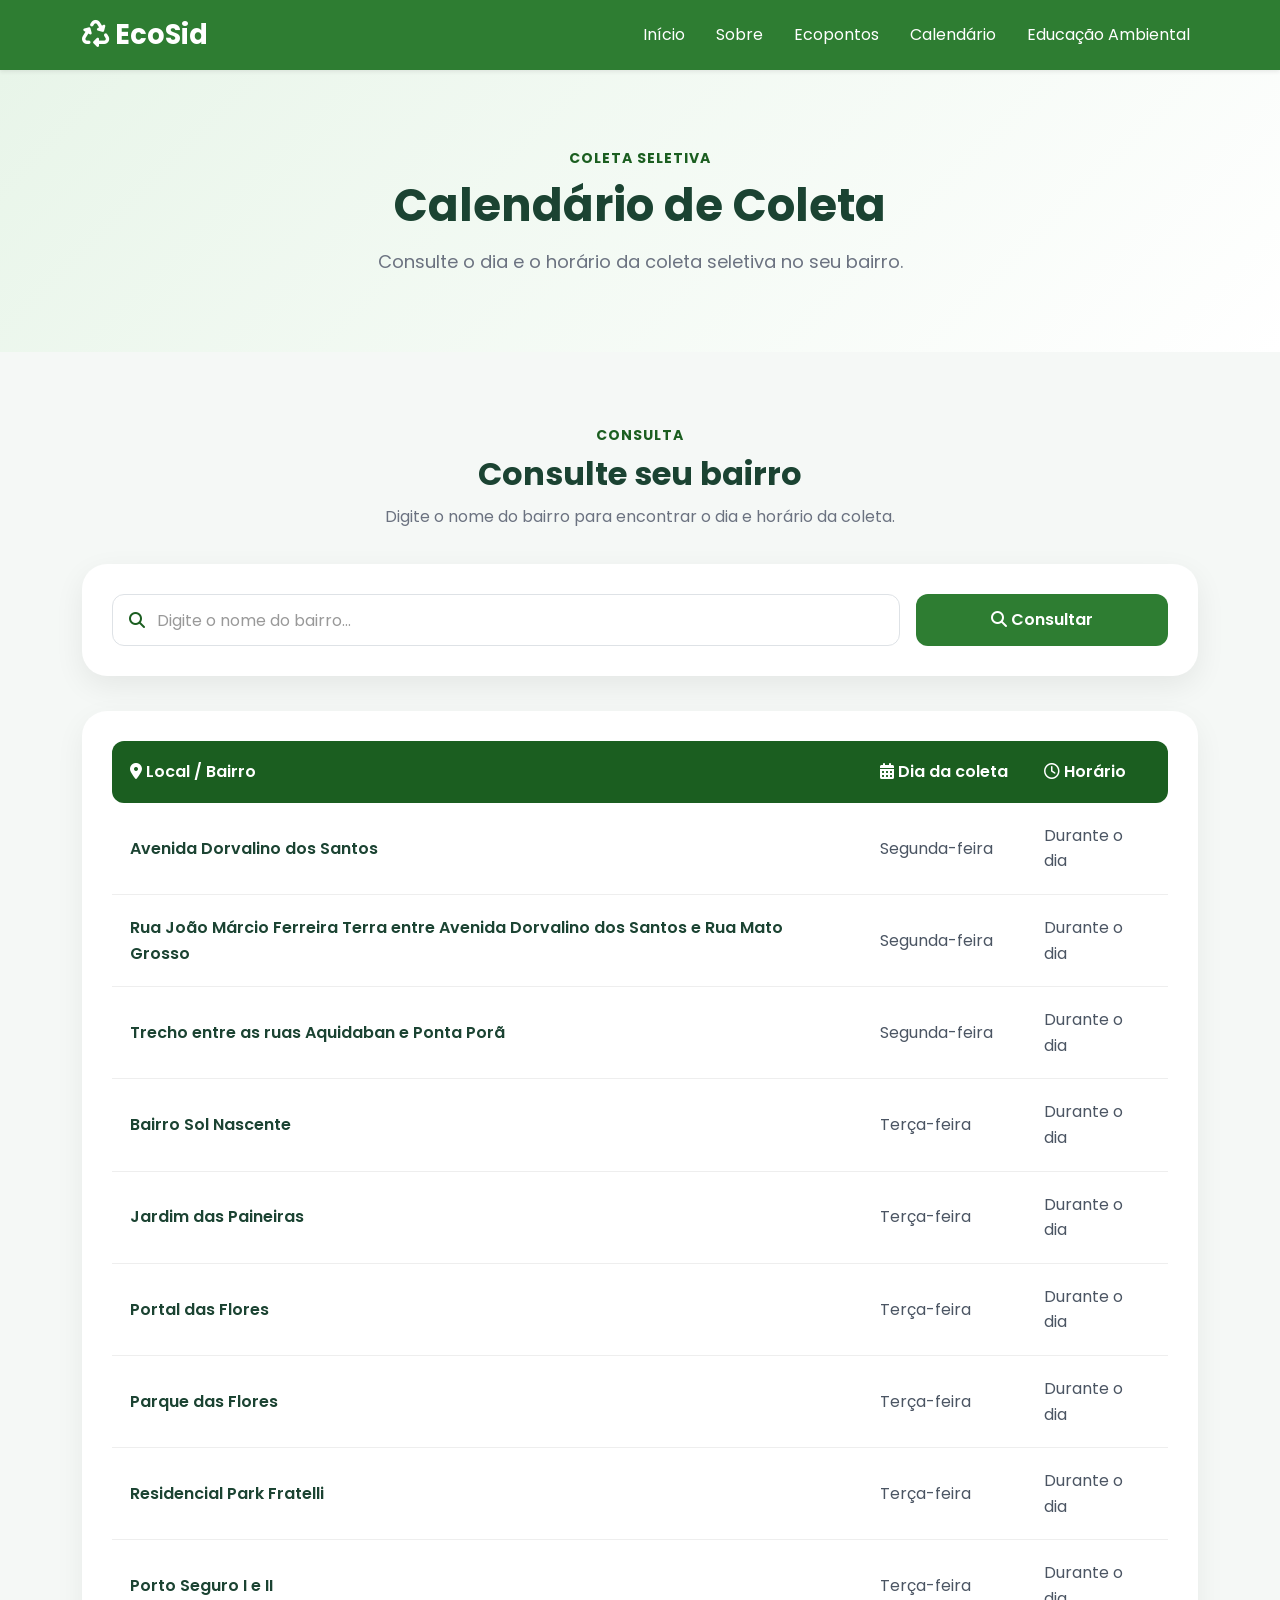
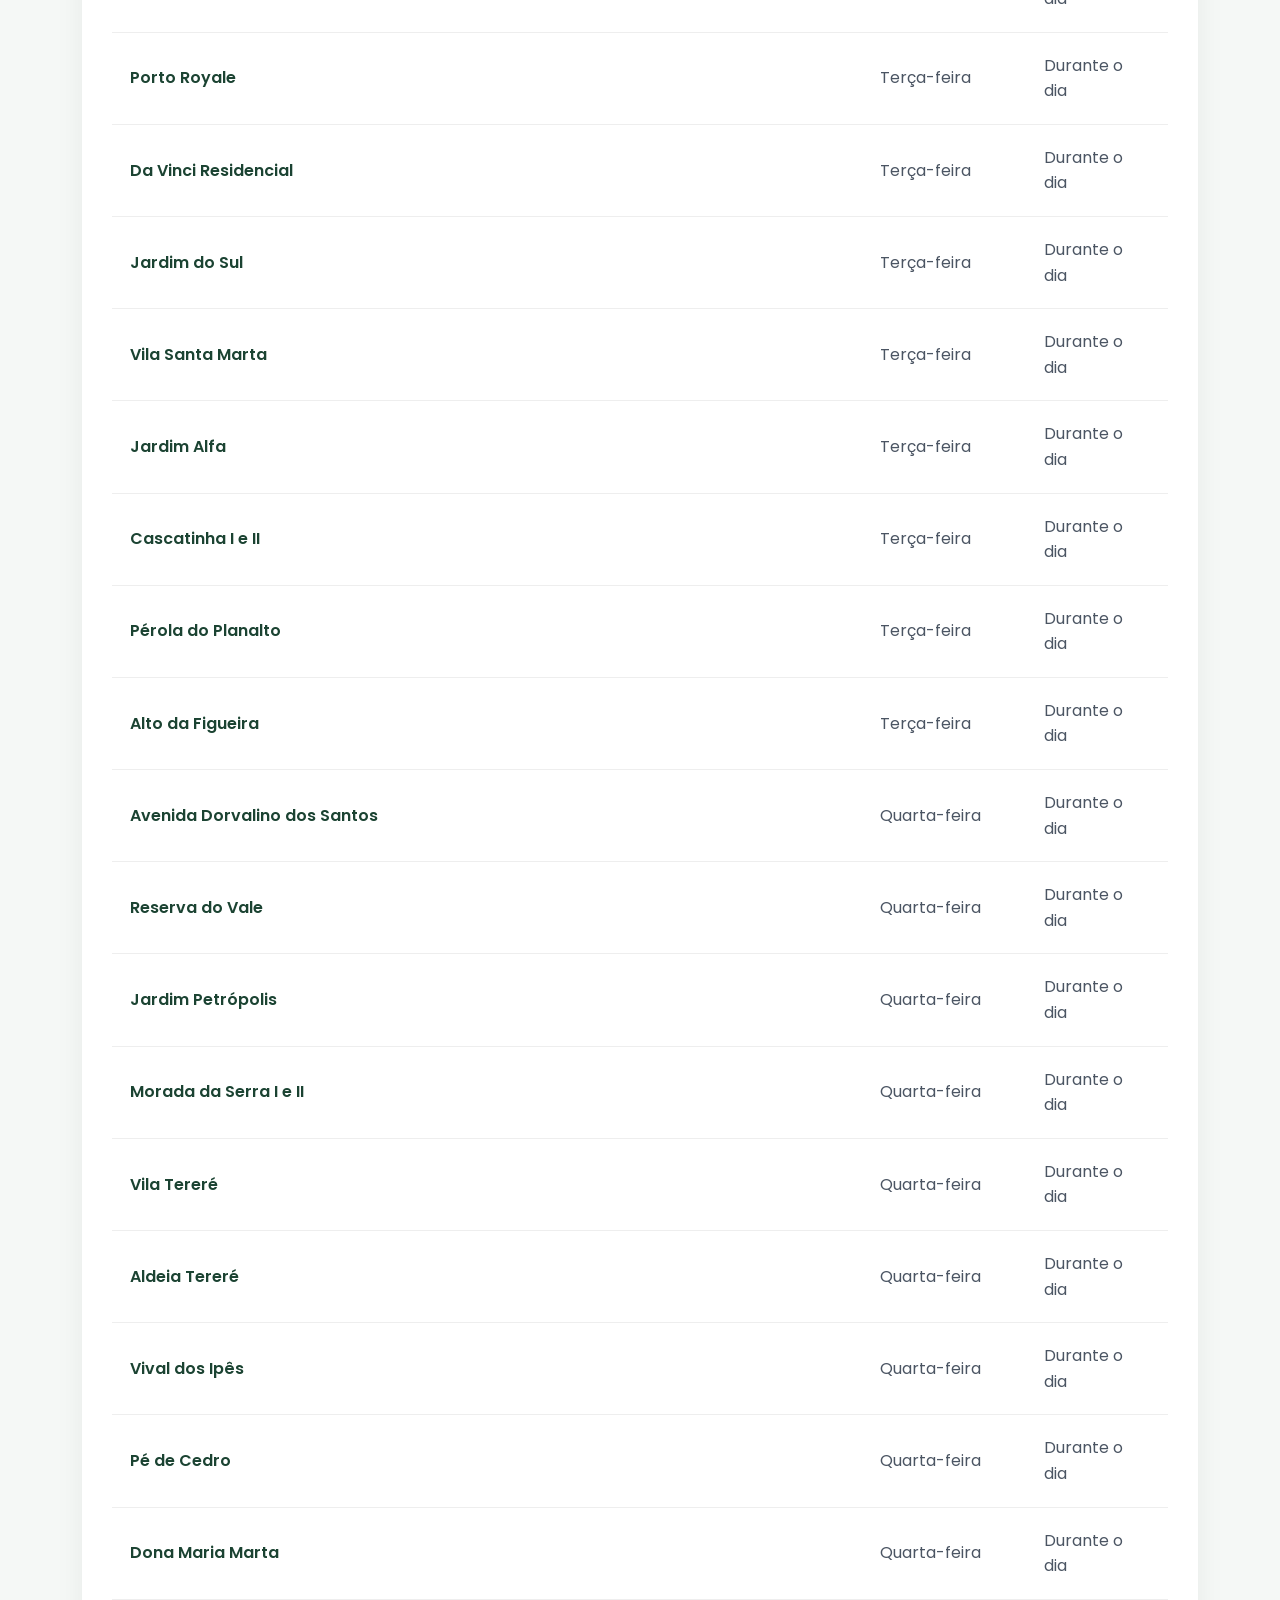
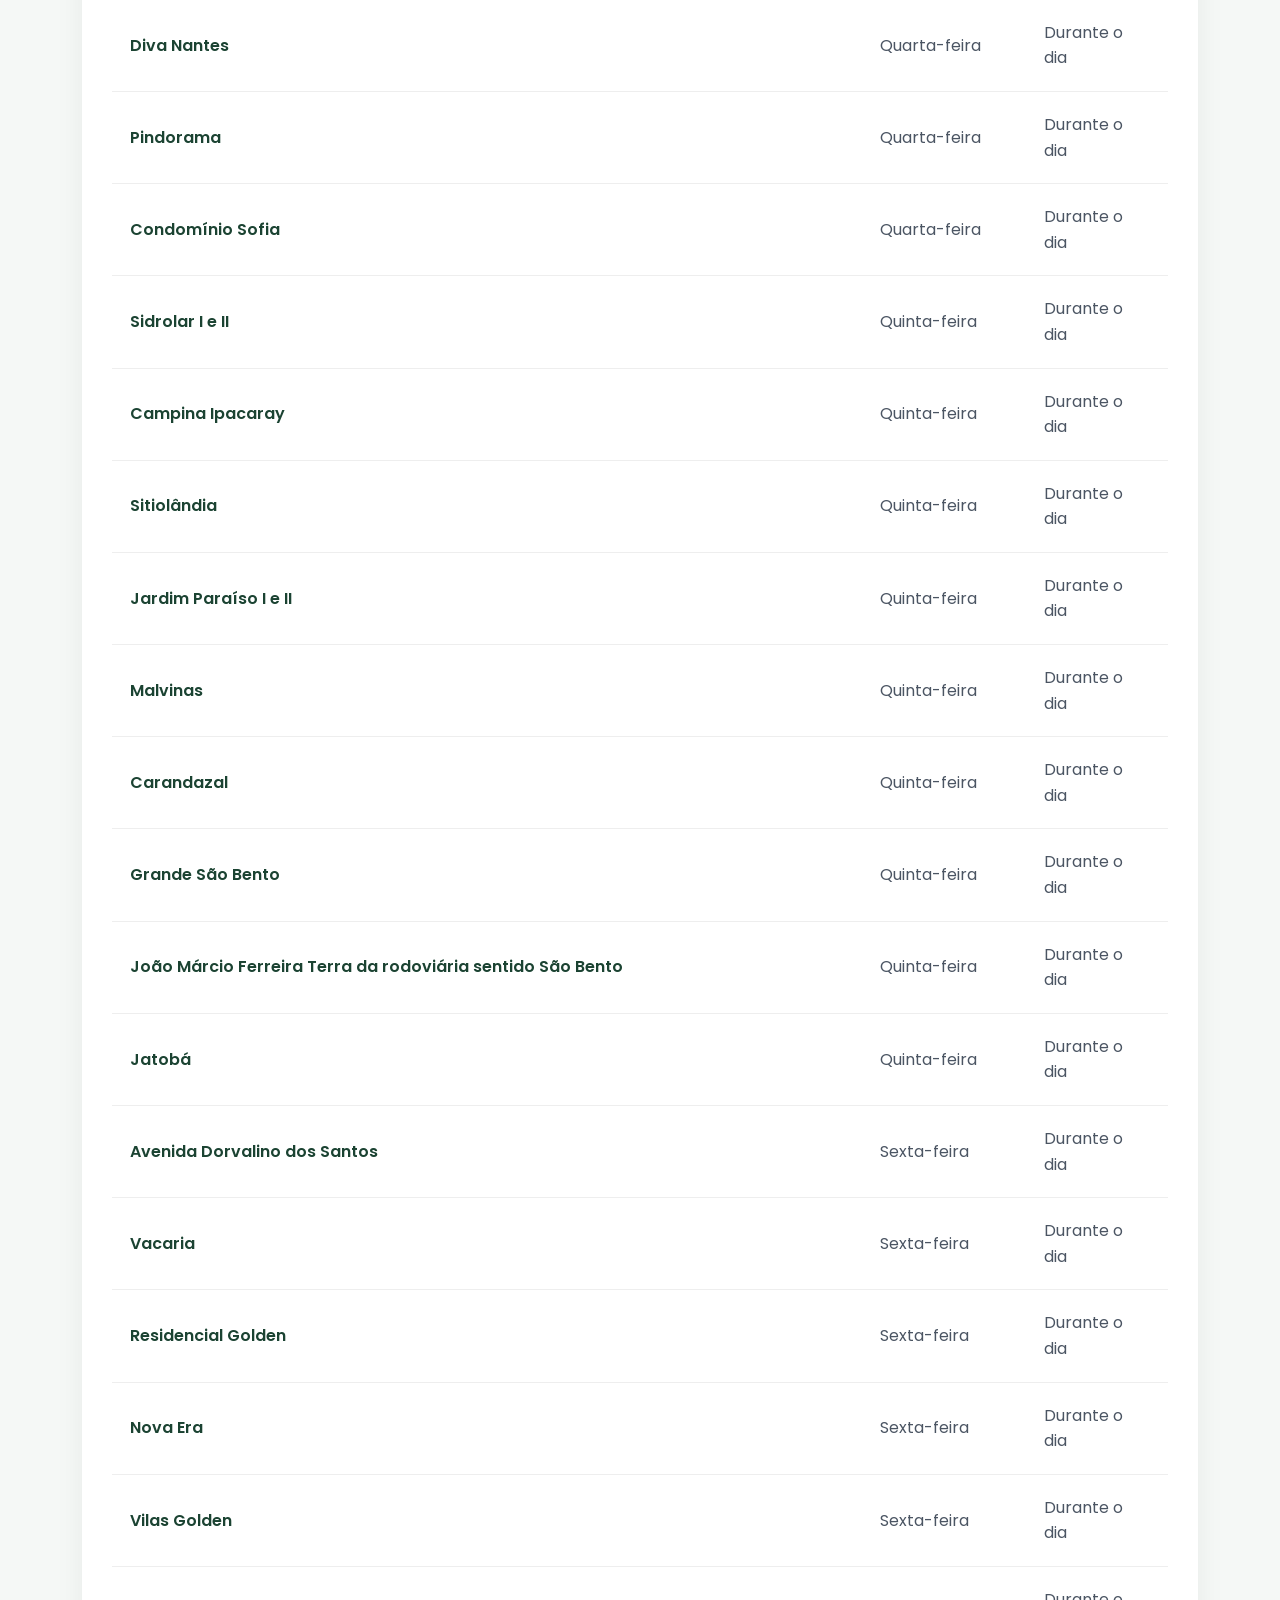
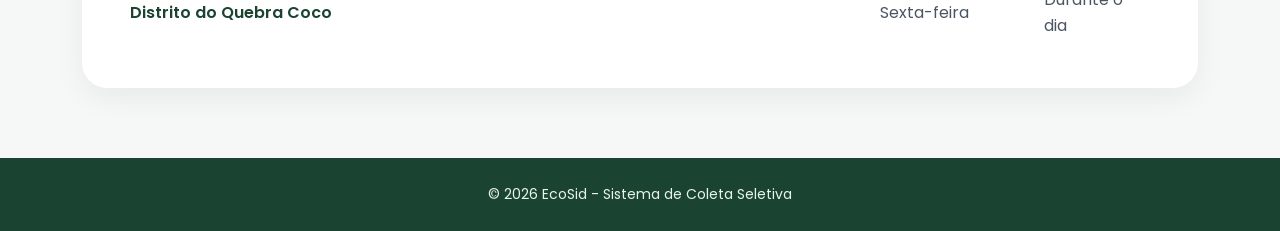
<file: pages/calendario.html>
<!DOCTYPE html>
<html lang="pt-BR">

<head>

    <meta charset="UTF-8">

    <meta name="viewport" content="width=device-width, initial-scale=1.0">

    <meta name="description"
          content="Calendário da coleta seletiva de Sidrolândia.">

    <title>EcoSid | Calendário de Coleta</title>


    <!-- ==========================================
         BOOTSTRAP
    =========================================== -->

    <link
        href="https://cdn.jsdelivr.net/npm/bootstrap@5.3.7/dist/css/bootstrap.min.css"
        rel="stylesheet">


    <!-- ==========================================
         CSS PRINCIPAL
    =========================================== -->

    <link
        rel="stylesheet"
        href="../css/style.css">


    <!-- ==========================================
         CSS DA PÁGINA
    =========================================== -->

    <link
        rel="stylesheet"
        href="../css/calendario.css">


    <!-- ==========================================
         FONT AWESOME
    =========================================== -->

    <link
        rel="stylesheet"
        href="https://cdnjs.cloudflare.com/ajax/libs/font-awesome/6.7.2/css/all.min.css">


    <!-- ==========================================
         GOOGLE FONTS
    =========================================== -->

    <link
        href="https://fonts.googleapis.com/css2?family=Poppins:wght@300;400;500;600;700&display=swap"
        rel="stylesheet">

</head>


<body>


<!-- =====================================================
     NAVBAR
===================================================== -->

<header>

    <nav
        class="navbar navbar-expand-lg navbar-dark bg-success shadow-sm"
        aria-label="Navegação principal">

        <div class="container">


            <!-- LOGO -->

            <a
                class="navbar-brand fw-bold"
                href="../index.html"
                aria-label="EcoSid - Página inicial">

                <i
                    class="fa-solid fa-recycle"
                    aria-hidden="true">
                </i>

                EcoSid

            </a>


            <!-- MENU MOBILE -->

            <button
                class="navbar-toggler"
                type="button"
                data-bs-toggle="collapse"
                data-bs-target="#menuPrincipal"
                aria-controls="menuPrincipal"
                aria-expanded="false"
                aria-label="Abrir menu">

                <span class="navbar-toggler-icon"></span>

            </button>


            <!-- MENU -->

            <div
                class="collapse navbar-collapse"
                id="menuPrincipal">

                <ul class="navbar-nav ms-auto">


                    <li class="nav-item">

                        <a
                            class="nav-link"
                            href="../index.html">

                            Início

                        </a>

                    </li>


                    <li class="nav-item">

                        <a
                            class="nav-link"
                            href="sobre.html">

                            Sobre

                        </a>

                    </li>


                    <li class="nav-item">

                        <a
                            class="nav-link"
                            href="ecopontos.html">

                            Ecopontos

                        </a>

                    </li>


                    <li class="nav-item">

                        <a
                            class="nav-link active"
                            aria-current="page"
                            href="calendario.html">

                            Calendário

                        </a>

                    </li>


                    <li class="nav-item">

                        <a
                            class="nav-link"
                            href="educacao.html">

                            Educação Ambiental

                        </a>

                    </li>

                </ul>

            </div>

        </div>

    </nav>

</header>



<!-- =====================================================
     CONTEÚDO PRINCIPAL
===================================================== -->

<main>


    <!-- =================================================
         HERO
    ================================================== -->

    <section
        class="calendar-hero"
        aria-labelledby="titulo-calendario">

        <div class="container">

            <div class="text-center">

                <span class="calendar-label">

                    COLETA SELETIVA

                </span>


                <h1 id="titulo-calendario">

                    Calendário de Coleta

                </h1>


                <p>

                    Consulte o dia e o horário da coleta
                    seletiva no seu bairro.

                </p>

            </div>

        </div>

    </section>



    <!-- =================================================
         ÁREA DE CONSULTA
    ================================================== -->

    <section
        class="calendar-container"
        aria-labelledby="titulo-consulta">

        <div class="container">


            <!-- TÍTULO -->

            <div class="calendar-heading text-center">

                <span>

                    CONSULTA

                </span>


                <h2 id="titulo-consulta">

                    Consulte seu bairro

                </h2>


                <p>

                    Digite o nome do bairro para encontrar
                    o dia e horário da coleta.

                </p>

            </div>



            <!-- =================================================
                 PESQUISA
            ================================================== -->

            <div class="calendar-search">

                <div class="row g-3 align-items-center">


                    <div class="col-12 col-md-9">

                        <label
                            for="buscar-bairro"
                            class="visually-hidden">

                            Digite o nome do bairro

                        </label>


                        <div class="search-input">

                            <i
                                class="fa-solid fa-magnifying-glass"
                                aria-hidden="true">
                            </i>


                            <input
                                id="buscar-bairro"
                                type="search"
                                placeholder="Digite o nome do bairro..."
                                autocomplete="off">

                        </div>

                    </div>


                    <div class="col-12 col-md-3">

                        <button
                            id="btn-consultar"
                            type="button"
                            class="btn btn-success search-button">

                            <i
                                class="fa-solid fa-magnifying-glass"
                                aria-hidden="true">
                            </i>

                            Consultar

                        </button>

                    </div>

                </div>

            </div>



            <!-- =================================================
                 TABELA
            ================================================== -->

            <div class="calendar-table">

                <div class="table-responsive">

                    <table
                        class="table align-middle"
                        aria-label="Calendário da coleta seletiva">

                        <thead>

                            <tr>

                                <th scope="col">

                                    <i
                                        class="fa-solid fa-location-dot"
                                        aria-hidden="true">
                                    </i>

                                    Local / Bairro

                                </th>


                                <th scope="col">

                                    <i
                                        class="fa-solid fa-calendar-days"
                                        aria-hidden="true">
                                    </i>

                                    Dia da coleta

                                </th>


                                <th scope="col">

                                    <i
                                        class="fa-regular fa-clock"
                                        aria-hidden="true">
                                    </i>

                                    Horário

                                </th>

                            </tr>

                        </thead>


                        <!--
                            Os dados serão inseridos
                            automaticamente pelo coleta.js
                        -->

                        <tbody id="tabela-coleta">

                        </tbody>

                    </table>

                </div>

            </div>



            <!-- =================================================
                 MENSAGEM SEM RESULTADO
            ================================================== -->

            <div
                id="sem-resultado"
                class="no-result d-none">

                <i
                    class="fa-solid fa-calendar-xmark"
                    aria-hidden="true">
                </i>


                <h3>

                    Local não encontrado

                </h3>


                <p>

                    Verifique o nome digitado e tente novamente.

                </p>

            </div>


        </div>

    </section>

</main>



<!-- =====================================================
     FOOTER
===================================================== -->

<footer>

    <div class="container text-center">

        <p>

            © 2026 EcoSid - Sistema de Coleta Seletiva

        </p>

    </div>

</footer>



<!-- =====================================================
     JAVASCRIPT
===================================================== -->

<script src="../js/coleta.js"></script>


<script
    src="https://cdn.jsdelivr.net/npm/bootstrap@5.3.7/dist/js/bootstrap.bundle.min.js">
</script>


</body>

</html>
</file>
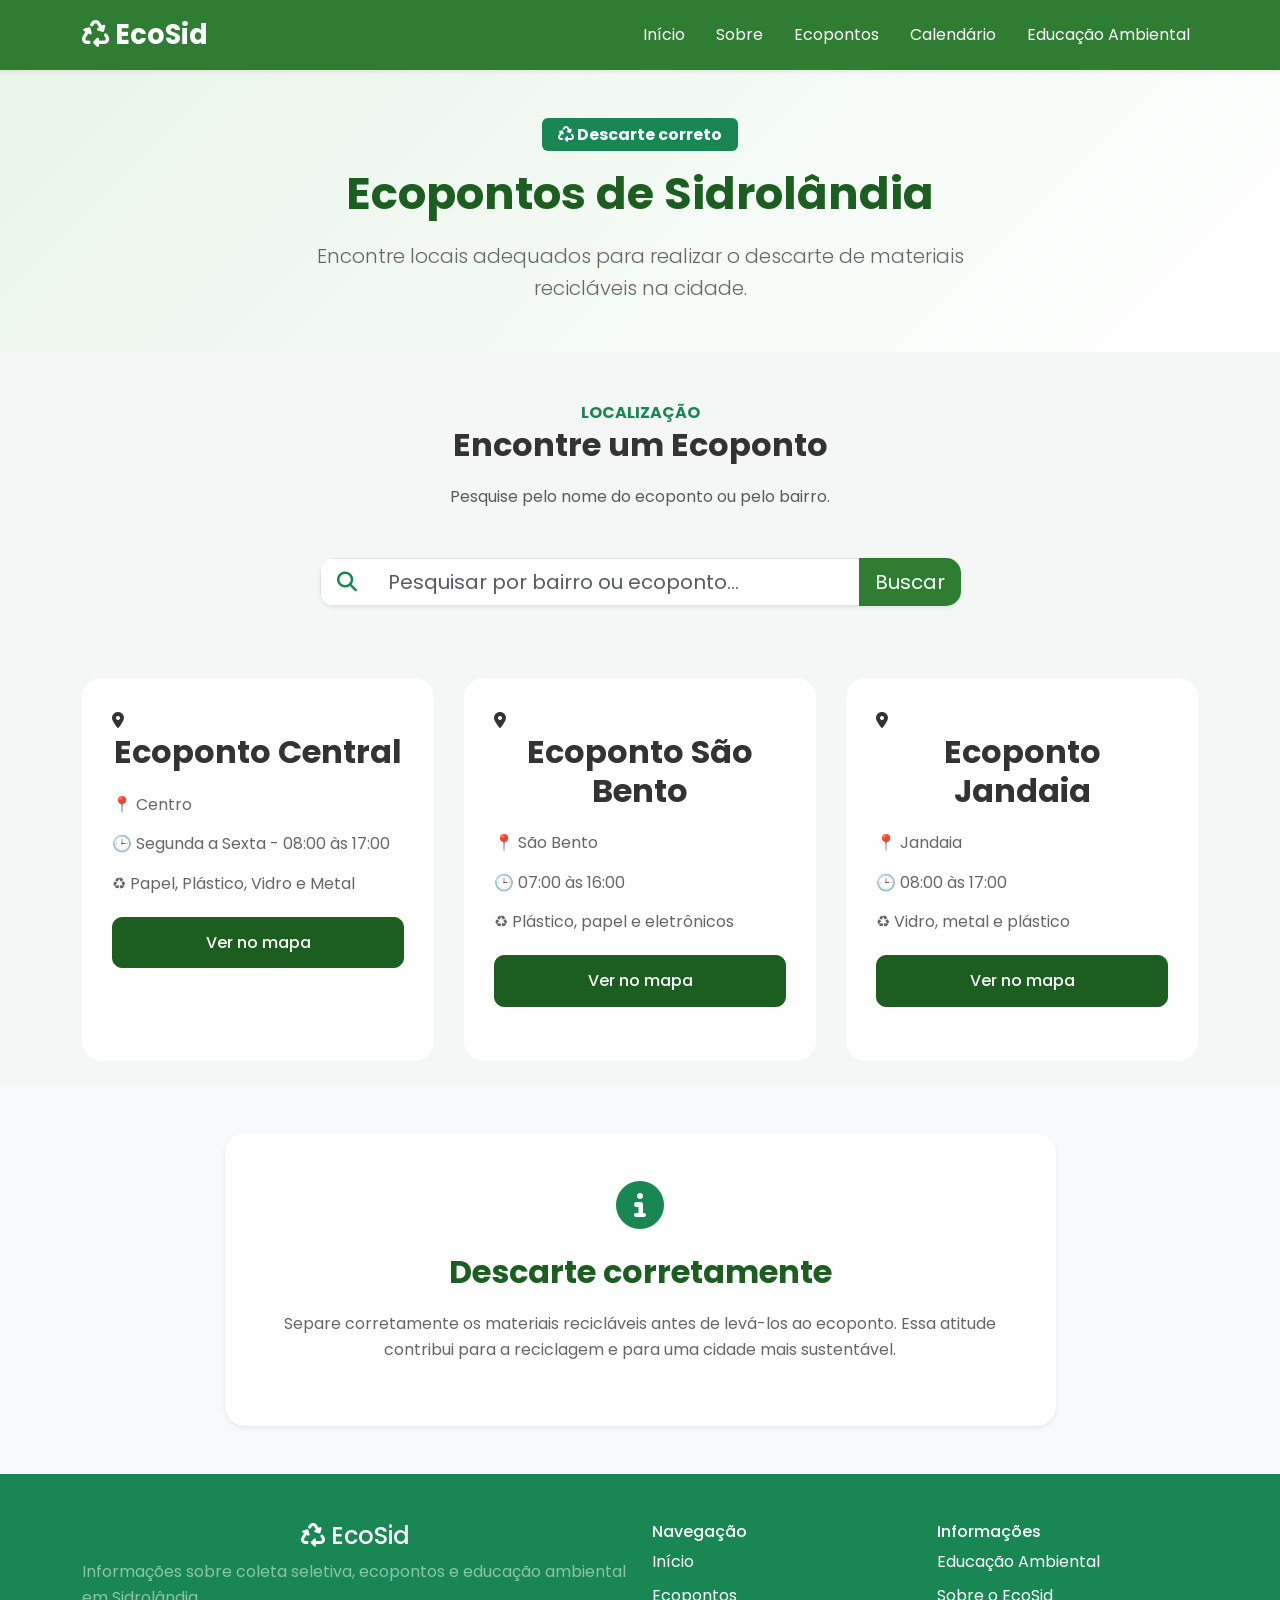
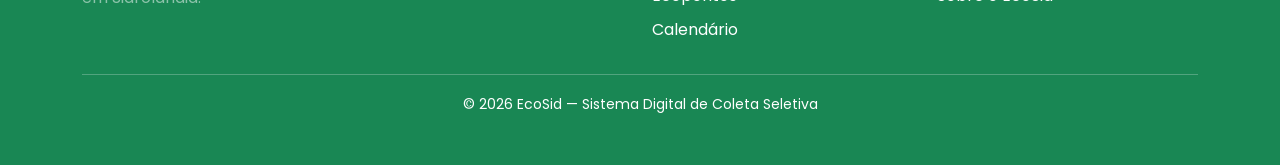
<file: pages/ecopontos.html>
<!DOCTYPE html>
<html lang="pt-BR">

<head>

    <meta charset="UTF-8">

    <meta name="viewport"
          content="width=device-width, initial-scale=1.0">

    <meta name="description"
          content="Consulte os ecopontos disponíveis para descarte de materiais recicláveis em Sidrolândia.">

    <title>EcoSid | Ecopontos</title>


    <!-- ==========================================
         BOOTSTRAP
    =========================================== -->

    <link
        href="https://cdn.jsdelivr.net/npm/bootstrap@5.3.7/dist/css/bootstrap.min.css"
        rel="stylesheet">


    <!-- ==========================================
         CSS DO PROJETO
    =========================================== -->

    <link
        rel="stylesheet"
        href="../css/style.css">

    <link
        rel="stylesheet"
        href="../css/ecopontos.css">


    <!-- ==========================================
         FONT AWESOME
    =========================================== -->

    <link
        rel="stylesheet"
        href="https://cdnjs.cloudflare.com/ajax/libs/font-awesome/6.7.2/css/all.min.css">


    <!-- ==========================================
         GOOGLE FONTS
    =========================================== -->

    <link
        href="https://fonts.googleapis.com/css2?family=Poppins:wght@300;400;500;600;700&display=swap"
        rel="stylesheet">

</head>


<body>


<!-- =====================================================
     NAVBAR
===================================================== -->

<header>

    <nav
        class="navbar navbar-expand-lg navbar-dark bg-success shadow-sm"
        aria-label="Navegação principal">

        <div class="container">


            <!-- LOGO -->

            <a
                class="navbar-brand fw-bold"
                href="../index.html"
                aria-label="EcoSid - Página inicial">

                <i class="fa-solid fa-recycle"
                   aria-hidden="true"></i>

                EcoSid

            </a>



            <!-- BOTÃO MOBILE -->

            <button
                class="navbar-toggler"
                type="button"
                data-bs-toggle="collapse"
                data-bs-target="#menuPrincipal"
                aria-controls="menuPrincipal"
                aria-expanded="false"
                aria-label="Abrir menu">

                <span class="navbar-toggler-icon"></span>

            </button>



            <!-- MENU -->

            <div
                class="collapse navbar-collapse"
                id="menuPrincipal">

                <ul class="navbar-nav ms-auto">


                    <li class="nav-item">

                        <a
                            class="nav-link"
                            href="../index.html">

                            Início

                        </a>

                    </li>

                    <li class="nav-item">

                        <a
                            class="nav-link"
                            href="sobre.html">

                            Sobre

                        </a>

                    </li>

                    <li class="nav-item">

                        <a
                            class="nav-link active"
                            aria-current="page"
                            href="ecopontos.html">

                            Ecopontos

                        </a>

                    </li>


                    <li class="nav-item">

                        <a
                            class="nav-link"
                            href="calendario.html">

                            Calendário

                        </a>

                    </li>


                    <li class="nav-item">

                        <a
                            class="nav-link"
                            href="educacao.html">

                            Educação Ambiental

                        </a>

                    </li>

                </ul>

            </div>

        </div>

    </nav>

</header>



<!-- =====================================================
     CONTEÚDO PRINCIPAL
===================================================== -->

<main>


    <!-- =================================================
         HERO
    ================================================== -->

    <section
        class="eco-hero py-5"
        aria-labelledby="titulo-ecopontos">

        <div class="container">

            <div class="text-center">


                <span
                    class="badge bg-success fs-6 px-3 py-2 mb-3">

                    <i
                        class="fa-solid fa-recycle"
                        aria-hidden="true"></i>

                    Descarte correto

                </span>


                <h1
                    id="titulo-ecopontos">

                    Ecopontos de Sidrolândia

                </h1>


                <p class="lead">

                    Encontre locais adequados para realizar
                    o descarte de materiais recicláveis
                    na cidade.

                </p>

            </div>

        </div>

    </section>



    <!-- =================================================
         SEÇÃO DOS ECOPONTOS
    ================================================== -->

    <section
        class="eco-content py-5"
        aria-labelledby="titulo-encontre">

        <div class="container">


            <!-- TÍTULO -->

            <div class="text-center mb-5">

                <span class="text-success fw-bold">

                    LOCALIZAÇÃO

                </span>


                <h2 id="titulo-encontre">

                    Encontre um Ecoponto

                </h2>


                <p class="text-muted">

                    Pesquise pelo nome do ecoponto
                    ou pelo bairro.

                </p>

            </div>



            <!-- =================================================
                 CAMPO DE PESQUISA
            ================================================== -->

            <div class="row justify-content-center mb-5">

                <div class="col-12 col-md-10 col-lg-7">


                    <div class="input-group input-group-lg shadow-sm">


                        <span class="input-group-text bg-white">

                            <i
                                class="fa-solid fa-magnifying-glass text-success"
                                aria-hidden="true"></i>

                        </span>


                        <label
                            for="buscar-ecoponto"
                            class="visually-hidden">

                            Pesquisar ecoponto ou bairro

                        </label>


                        <input
                            id="buscar-ecoponto"
                            type="search"
                            class="form-control"
                            placeholder="Pesquisar por bairro ou ecoponto..."
                            autocomplete="off">


                        <button
                            id="btn-buscar"
                            class="btn btn-success"
                            type="button">

                            Buscar

                        </button>


                    </div>

                </div>

            </div>



            <!-- =================================================
                 CARDS DOS ECOPONTOS
            ================================================== -->

            <div
                class="row g-4"
                id="lista-ecopontos">



                <!-- =============================================
                     ECOPONTO CENTRAL
                ============================================== -->

                <article
                    class="col-12 col-md-6 col-lg-4 ecoponto-item"
                    data-nome="Ecoponto Central"
                    data-bairro="Centro">

                    <div
                        class="card eco-card h-100 shadow-sm">


                        <div class="card-body p-4">


                            <div
                                class="eco-icon mb-4"
                                aria-hidden="true">

                                <i class="fa-solid fa-location-dot"></i>

                            </div>


                            <h3 class="h4">

                                Ecoponto Central

                            </h3>


                            <div class="eco-info-list">


                                <p>

                                    <i
                                        class="fa-solid fa-location-dot text-success"
                                        aria-hidden="true"></i>

                                    <span>

                                        Centro

                                    </span>

                                </p>


                                <p>

                                    <i
                                        class="fa-regular fa-clock text-success"
                                        aria-hidden="true"></i>

                                    <span>

                                        Segunda a Sexta —
                                        08:00 às 17:00

                                    </span>

                                </p>


                                <p>

                                    <i
                                        class="fa-solid fa-recycle text-success"
                                        aria-hidden="true"></i>

                                    <span>

                                        Papel, plástico,
                                        vidro e metal

                                    </span>

                                </p>


                            </div>


                            <a href="mapa.html?local=central" class="btn btn-success">
    <i class="fa-solid fa-map-location-dot"></i>
    Ver no mapa
</a>

                        </div>

                    </div>

                </article>



                <!-- =============================================
                     ECOPONTO SÃO BENTO
                ============================================== -->

                <article
                    class="col-12 col-md-6 col-lg-4 ecoponto-item"
                    data-nome="Ecoponto São Bento"
                    data-bairro="São Bento">

                    <div
                        class="card eco-card h-100 shadow-sm">


                        <div class="card-body p-4">


                            <div
                                class="eco-icon mb-4"
                                aria-hidden="true">

                                <i class="fa-solid fa-location-dot"></i>

                            </div>


                            <h3 class="h4">

                                Ecoponto São Bento

                            </h3>


                            <div class="eco-info-list">


                                <p>

                                    <i
                                        class="fa-solid fa-location-dot text-success"
                                        aria-hidden="true"></i>

                                    <span>

                                        Bairro São Bento

                                    </span>

                                </p>


                                <p>

                                    <i
                                        class="fa-regular fa-clock text-success"
                                        aria-hidden="true"></i>

                                    <span>

                                        Segunda a Sexta —
                                        07:00 às 16:00

                                    </span>

                                </p>


                                <p>

                                    <i
                                        class="fa-solid fa-recycle text-success"
                                        aria-hidden="true"></i>

                                    <span>

                                        Papel, plástico
                                        e eletrônicos

                                    </span>

                                </p>


                            </div>


                           <a href="mapa.html?local=sao-bento" class="btn btn-success">
    <i class="fa-solid fa-map-location-dot"></i>
    Ver no mapa
</a>
                        </div>

                    </div>

                </article>



                <!-- =============================================
                     ECOPONTO JANDAIA
                ============================================== -->

                <article
                    class="col-12 col-md-6 col-lg-4 ecoponto-item"
                    data-nome="Ecoponto Jandaia"
                    data-bairro="Jandaia">

                    <div
                        class="card eco-card h-100 shadow-sm">


                        <div class="card-body p-4">


                            <div
                                class="eco-icon mb-4"
                                aria-hidden="true">

                                <i class="fa-solid fa-location-dot"></i>

                            </div>


                            <h3 class="h4">

                                Ecoponto Jandaia

                            </h3>


                            <div class="eco-info-list">


                                <p>

                                    <i
                                        class="fa-solid fa-location-dot text-success"
                                        aria-hidden="true"></i>

                                    <span>

                                        Região Jandaia

                                    </span>

                                </p>


                                <p>

                                    <i
                                        class="fa-regular fa-clock text-success"
                                        aria-hidden="true"></i>

                                    <span>

                                        Segunda a Sexta —
                                        08:00 às 17:00

                                    </span>

                                </p>


                                <p>

                                    <i
                                        class="fa-solid fa-recycle text-success"
                                        aria-hidden="true"></i>

                                    <span>

                                        Vidro, metal
                                        e plástico

                                    </span>

                                </p>


                            </div>

<a href="mapa.html?local=jandaia" class="btn btn-success">
    <i class="fa-solid fa-map-location-dot"></i>
    Ver no mapa
</a>

                        </div>

                    </div>

                </article>



            </div>



            <!-- =================================================
                 SEM RESULTADO
            ================================================== -->

            <div
                id="sem-resultado"
                class="text-center py-5 d-none">

                <i
                    class="fa-solid fa-magnifying-glass fa-3x text-muted mb-3"
                    aria-hidden="true"></i>


                <h3>

                    Nenhum ecoponto encontrado

                </h3>


                <p class="text-muted">

                    Tente pesquisar por outro bairro
                    ou nome de ecoponto.

                </p>

            </div>


        </div>

    </section>



    <!-- =================================================
         INFORMAÇÃO
    ================================================== -->

    <section
        class="eco-info py-5"
        aria-labelledby="titulo-descarte">

        <div class="container">

            <div class="row justify-content-center">

                <div class="col-12 col-lg-9">


                    <div class="card border-0 shadow-sm">


                        <div
                            class="card-body p-4 p-md-5 text-center">


                            <i
                                class="fa-solid fa-circle-info fa-3x text-success mb-4"
                                aria-hidden="true"></i>


                            <h2 id="titulo-descarte">

                                Descarte corretamente

                            </h2>


                            <p>

                                Separe corretamente os materiais
                                recicláveis antes de levá-los ao
                                ecoponto. Essa atitude contribui
                                para a reciclagem e para uma
                                cidade mais sustentável.

                            </p>

                        </div>

                    </div>

                </div>

            </div>

        </div>

    </section>


</main>



<!-- =====================================================
     FOOTER
===================================================== -->

<footer class="bg-success text-white py-5">

    <div class="container">

        <div class="row g-4">


            <div class="col-12 col-lg-6">

                <h2 class="h4">

                    <i
                        class="fa-solid fa-recycle"
                        aria-hidden="true"></i>

                    EcoSid

                </h2>


                <p class="text-white-50">

                    Informações sobre coleta seletiva,
                    ecopontos e educação ambiental
                    em Sidrolândia.

                </p>

            </div>



            <div class="col-6 col-lg-3">

                <h3 class="h6">

                    Navegação

                </h3>


                <ul class="list-unstyled">


                    <li class="mb-2">

                        <a
                            href="../index.html"
                            class="text-white text-decoration-none">

                            Início

                        </a>

                    </li>


                    <li class="mb-2">

                        <a
                            href="ecopontos.html"
                            class="text-white text-decoration-none">

                            Ecopontos

                        </a>

                    </li>


                    <li class="mb-2">

                        <a
                            href="calendario.html"
                            class="text-white text-decoration-none">

                            Calendário

                        </a>

                    </li>


                </ul>

            </div>



            <div class="col-6 col-lg-3">

                <h3 class="h6">

                    Informações

                </h3>


                <ul class="list-unstyled">


                    <li class="mb-2">

                        <a
                            href="educacao.html"
                            class="text-white text-decoration-none">

                            Educação Ambiental

                        </a>

                    </li>


                    <li class="mb-2">

                        <a
                            href="sobre.html"
                            class="text-white text-decoration-none">

                            Sobre o EcoSid

                        </a>

                    </li>


                </ul>

            </div>


        </div>


        <hr class="border-light">


        <div class="text-center">

            <small>

                © 2026 EcoSid — Sistema Digital de Coleta Seletiva

            </small>

        </div>

    </div>

</footer>



<!-- =====================================================
     JAVASCRIPT
===================================================== -->

<script
    src="https://cdn.jsdelivr.net/npm/bootstrap@5.3.7/dist/js/bootstrap.bundle.min.js">
</script>


<script
    src="../js/ecopontos.js">
</script>


<script>

/* ==========================================
   ENVIAR ECOPONTO PARA O MAPA
========================================== */

function selecionarEcoponto(lat, lng) {

    const local = {

        lat: lat,
        lng: lng

    };


    localStorage.setItem(
        "localMapa",
        JSON.stringify(local)
    );

}

</script>


</body>

</html>
</file>
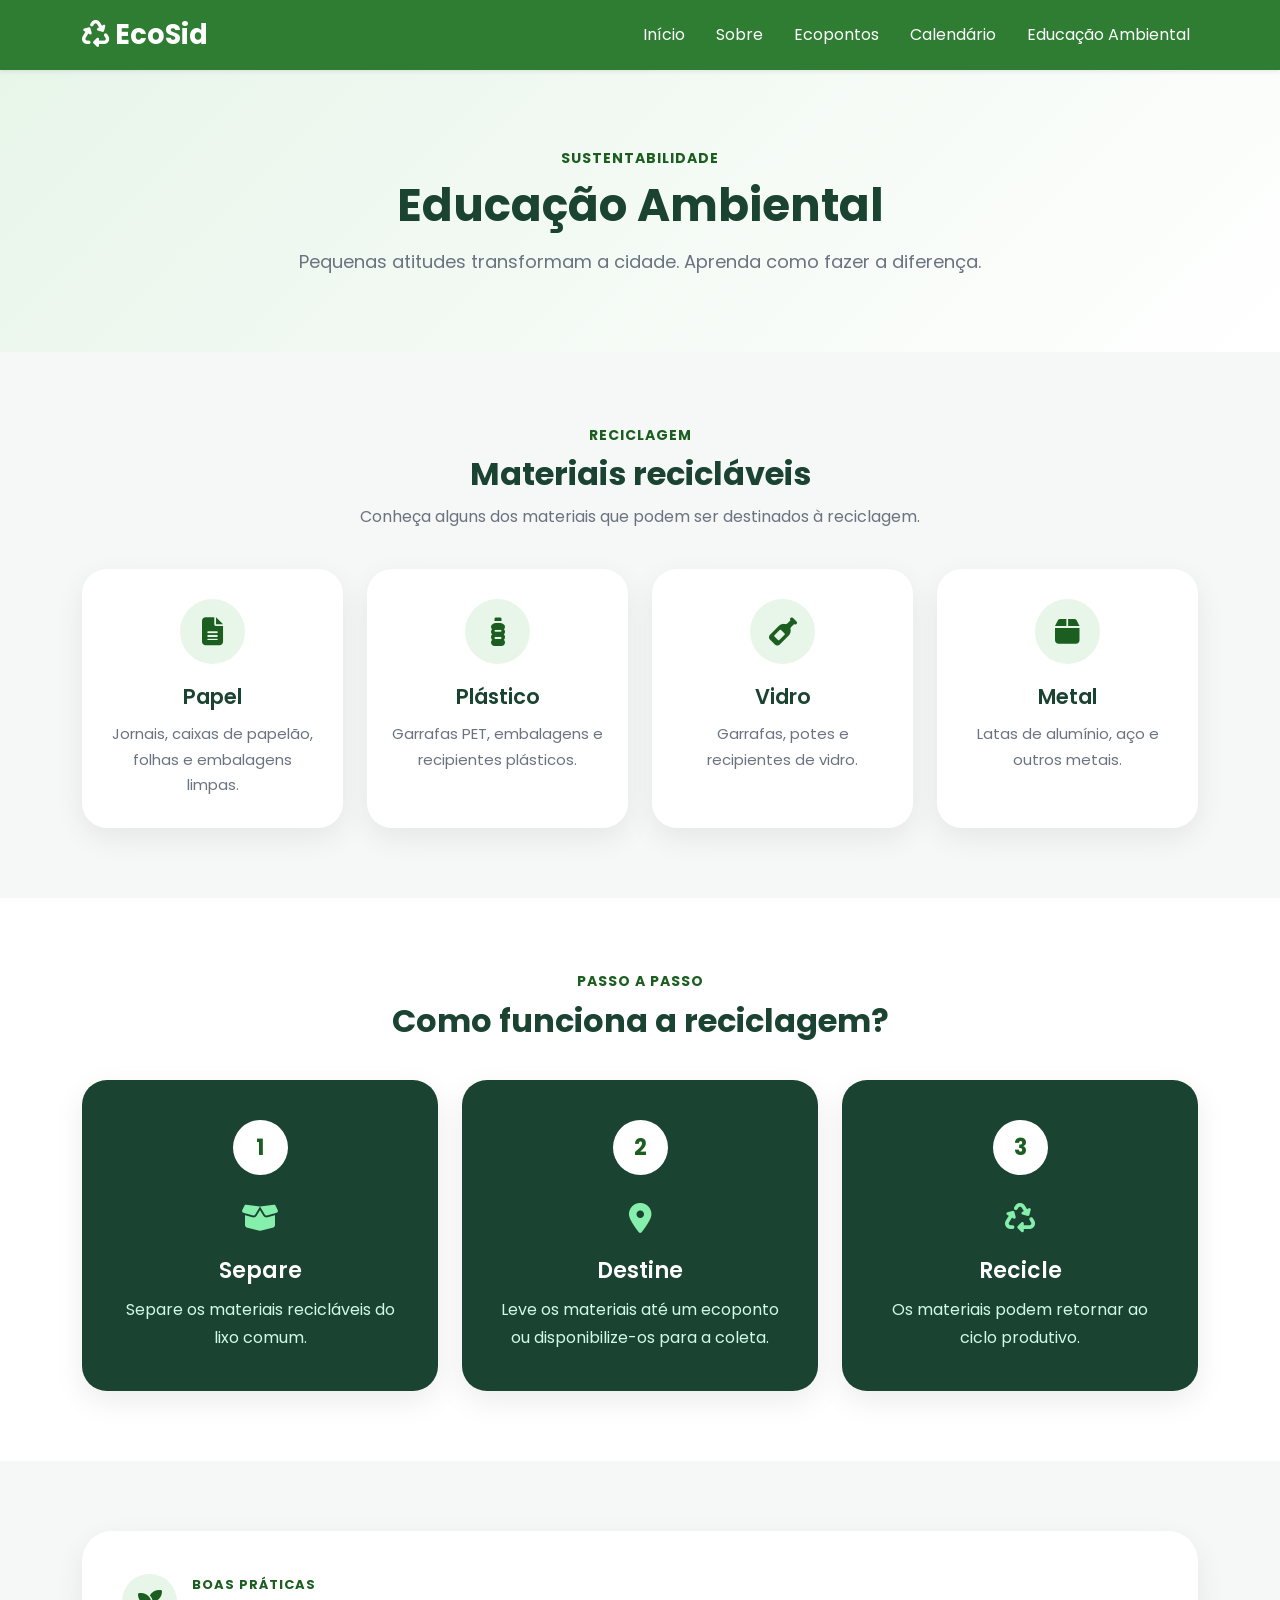
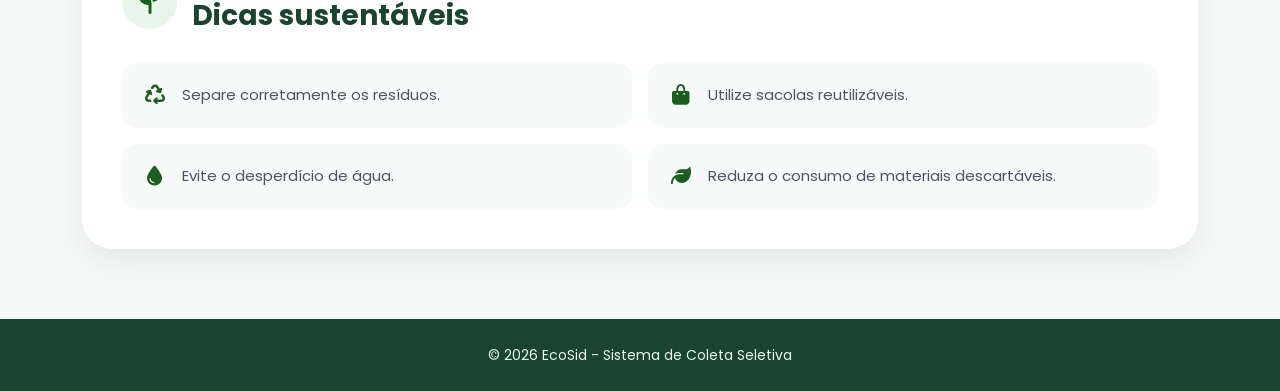
<file: pages/educacao.html>
<!DOCTYPE html>
<html lang="pt-BR">

<head>

    <meta charset="UTF-8">

    <meta name="viewport" content="width=device-width, initial-scale=1.0">

    <meta name="description"
          content="Informações e dicas sobre educação ambiental e reciclagem.">

    <title>EcoSid | Educação Ambiental</title>


    <!-- Bootstrap -->

    <link
        href="https://cdn.jsdelivr.net/npm/bootstrap@5.3.7/dist/css/bootstrap.min.css"
        rel="stylesheet">


    <!-- CSS principal -->

    <link
        rel="stylesheet"
        href="../css/style.css">


    <!-- CSS da página -->

    <link
        rel="stylesheet"
        href="../css/educacao.css">


    <!-- Font Awesome -->

    <link
        rel="stylesheet"
        href="https://cdnjs.cloudflare.com/ajax/libs/font-awesome/6.7.2/css/all.min.css">


    <!-- Google Fonts -->

    <link
        href="https://fonts.googleapis.com/css2?family=Poppins:wght@300;400;500;600;700&display=swap"
        rel="stylesheet">

</head>


<body>


<!-- ==========================================
     NAVBAR
========================================== -->

<header>

    <nav
        class="navbar navbar-expand-lg navbar-dark bg-success shadow-sm"
        aria-label="Navegação principal">

        <div class="container">


            <!-- LOGO -->

            <a
                class="navbar-brand fw-bold"
                href="../index.html"
                aria-label="EcoSid - Página inicial">

                <i
                    class="fa-solid fa-recycle"
                    aria-hidden="true"></i>

                EcoSid

            </a>


            <!-- MENU MOBILE -->

            <button
                class="navbar-toggler"
                type="button"
                data-bs-toggle="collapse"
                data-bs-target="#menuPrincipal"
                aria-controls="menuPrincipal"
                aria-expanded="false"
                aria-label="Abrir menu">

                <span class="navbar-toggler-icon"></span>

            </button>


            <!-- MENU -->

            <div
                class="collapse navbar-collapse"
                id="menuPrincipal">

                <ul class="navbar-nav ms-auto">


                    <li class="nav-item">

                        <a
                            class="nav-link"
                            href="../index.html">

                            Início

                        </a>

                    </li>


                    <li class="nav-item">

                        <a
                            class="nav-link"
                            href="sobre.html">

                            Sobre

                        </a>

                    </li>


                    <li class="nav-item">

                        <a
                            class="nav-link"
                            href="ecopontos.html">

                            Ecopontos

                        </a>

                    </li>


                    <li class="nav-item">

                        <a
                            class="nav-link"
                            href="calendario.html">

                            Calendário

                        </a>

                    </li>


                    <li class="nav-item">

                        <a
                            class="nav-link active"
                            aria-current="page"
                            href="educacao.html">

                            Educação Ambiental

                        </a>

                    </li>

                </ul>

            </div>

        </div>

    </nav>

</header>



<!-- ==========================================
     CONTEÚDO PRINCIPAL
========================================== -->

<main>


    <!-- ======================================
         HERO
    ======================================= -->

    <section
        class="education-hero"
        aria-labelledby="titulo-educacao">

        <div class="container text-center">

            <span class="education-label">

                SUSTENTABILIDADE

            </span>


            <h1 id="titulo-educacao">

                Educação Ambiental

            </h1>


            <p>

                Pequenas atitudes transformam a cidade.
                Aprenda como fazer a diferença.

            </p>

        </div>

    </section>



    <!-- ======================================
         MATERIAIS
    ======================================= -->

    <section
        class="education-content"
        aria-labelledby="titulo-materiais">

        <div class="container">


            <div class="section-heading text-center">

                <span>

                    RECICLAGEM

                </span>


                <h2 id="titulo-materiais">

                    Materiais recicláveis

                </h2>


                <p>

                    Conheça alguns dos materiais que podem
                    ser destinados à reciclagem.

                </p>

            </div>



            <div class="row g-4">


                <!-- PAPEL -->

                <div class="col-12 col-sm-6 col-lg-3">

                    <article class="material-card">

                        <div class="material-icon">

                            <i
                                class="fa-solid fa-file-lines"
                                aria-hidden="true"></i>

                        </div>


                        <h3>

                            Papel

                        </h3>


                        <p>

                            Jornais, caixas de papelão,
                            folhas e embalagens limpas.

                        </p>

                    </article>

                </div>



                <!-- PLÁSTICO -->

                <div class="col-12 col-sm-6 col-lg-3">

                    <article class="material-card">

                        <div class="material-icon">

                            <i
                                class="fa-solid fa-bottle-water"
                                aria-hidden="true"></i>

                        </div>


                        <h3>

                            Plástico

                        </h3>


                        <p>

                            Garrafas PET, embalagens
                            e recipientes plásticos.

                        </p>

                    </article>

                </div>



                <!-- VIDRO -->

                <div class="col-12 col-sm-6 col-lg-3">

                    <article class="material-card">

                        <div class="material-icon">

                            <i
                                class="fa-solid fa-wine-bottle"
                                aria-hidden="true"></i>

                        </div>


                        <h3>

                            Vidro

                        </h3>


                        <p>

                            Garrafas, potes e
                            recipientes de vidro.

                        </p>

                    </article>

                </div>



                <!-- METAL -->

                <div class="col-12 col-sm-6 col-lg-3">

                    <article class="material-card">

                        <div class="material-icon">

                            <i
                                class="fa-solid fa-box"
                                aria-hidden="true"></i>

                        </div>


                        <h3>

                            Metal

                        </h3>


                        <p>

                            Latas de alumínio,
                            aço e outros metais.

                        </p>

                    </article>

                </div>


            </div>

        </div>

    </section>



    <!-- ======================================
         PASSO A PASSO
    ======================================= -->

    <section
        class="recycling-steps"
        aria-labelledby="titulo-reciclagem">

        <div class="container">


            <div class="section-heading text-center">

                <span>

                    PASSO A PASSO

                </span>


                <h2 id="titulo-reciclagem">

                    Como funciona a reciclagem?

                </h2>

            </div>



            <div class="row g-4">


                <!-- PASSO 1 -->

                <div class="col-12 col-md-4">

                    <article class="step-card">

                        <div class="step-number">

                            1

                        </div>


                        <div class="step-icon">

                            <i
                                class="fa-solid fa-box-open"
                                aria-hidden="true"></i>

                        </div>


                        <h3>

                            Separe

                        </h3>


                        <p>

                            Separe os materiais recicláveis
                            do lixo comum.

                        </p>

                    </article>

                </div>



                <!-- PASSO 2 -->

                <div class="col-12 col-md-4">

                    <article class="step-card">

                        <div class="step-number">

                            2

                        </div>


                        <div class="step-icon">

                            <i
                                class="fa-solid fa-location-dot"
                                aria-hidden="true"></i>

                        </div>


                        <h3>

                            Destine

                        </h3>


                        <p>

                            Leve os materiais até um
                            ecoponto ou disponibilize-os
                            para a coleta.

                        </p>

                    </article>

                </div>



                <!-- PASSO 3 -->

                <div class="col-12 col-md-4">

                    <article class="step-card">

                        <div class="step-number">

                            3

                        </div>


                        <div class="step-icon">

                            <i
                                class="fa-solid fa-recycle"
                                aria-hidden="true"></i>

                        </div>


                        <h3>

                            Recicle

                        </h3>


                        <p>

                            Os materiais podem retornar
                            ao ciclo produtivo.

                        </p>

                    </article>

                </div>


            </div>

        </div>

    </section>



    <!-- ======================================
         DICAS
    ======================================= -->

    <section
        class="sustainable-tips"
        aria-labelledby="titulo-dicas">

        <div class="container">


            <div class="tips-box">


                <div class="tips-title">

                    <i
                        class="fa-solid fa-seedling"
                        aria-hidden="true"></i>


                    <div>

                        <span>

                            BOAS PRÁTICAS

                        </span>


                        <h2 id="titulo-dicas">

                            Dicas sustentáveis

                        </h2>

                    </div>

                </div>



                <div class="row g-3">


                    <div class="col-12 col-md-6">

                        <div class="tip-item">

                            <i
                                class="fa-solid fa-recycle"
                                aria-hidden="true"></i>

                            <span>

                                Separe corretamente
                                os resíduos.

                            </span>

                        </div>

                    </div>


                    <div class="col-12 col-md-6">

                        <div class="tip-item">

                            <i
                                class="fa-solid fa-bag-shopping"
                                aria-hidden="true"></i>

                            <span>

                                Utilize sacolas
                                reutilizáveis.

                            </span>

                        </div>

                    </div>


                    <div class="col-12 col-md-6">

                        <div class="tip-item">

                            <i
                                class="fa-solid fa-droplet"
                                aria-hidden="true"></i>

                            <span>

                                Evite o desperdício
                                de água.

                            </span>

                        </div>

                    </div>


                    <div class="col-12 col-md-6">

                        <div class="tip-item">

                            <i
                                class="fa-solid fa-leaf"
                                aria-hidden="true"></i>

                            <span>

                                Reduza o consumo
                                de materiais descartáveis.

                            </span>

                        </div>

                    </div>


                </div>

            </div>

        </div>

    </section>


</main>



<!-- ==========================================
     FOOTER
========================================== -->

<footer>

    <div class="container text-center">

        <p>

            © 2026 EcoSid - Sistema de Coleta Seletiva

        </p>

    </div>

</footer>



<!-- Bootstrap JS -->

<script
    src="https://cdn.jsdelivr.net/npm/bootstrap@5.3.7/dist/js/bootstrap.bundle.min.js">
</script>


</body>

</html>
</file>
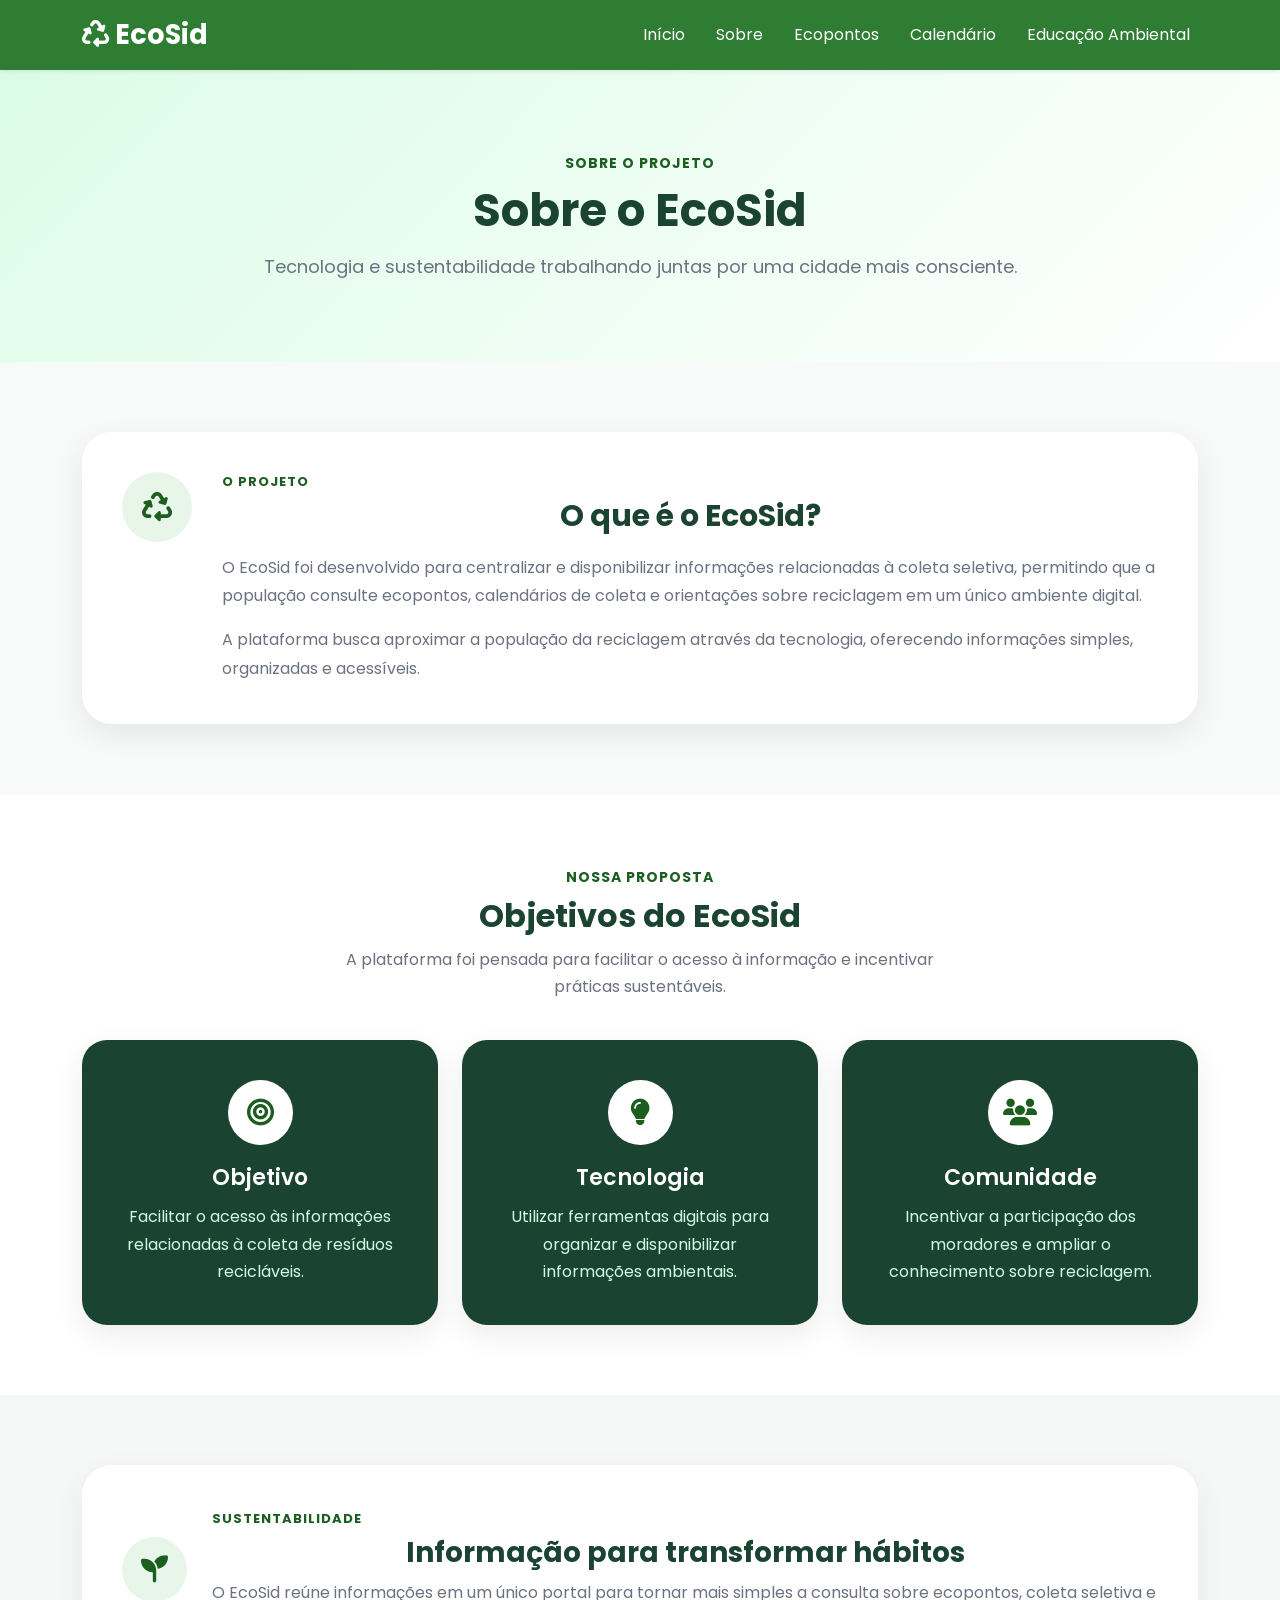
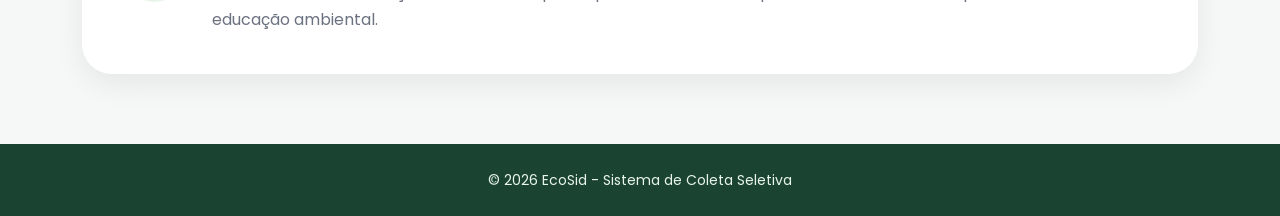
<file: pages/sobre.html>
<!DOCTYPE html>
<html lang="pt-BR">

<head>

    <meta charset="UTF-8">

    <meta name="viewport" content="width=device-width, initial-scale=1.0">

    <meta name="description"
          content="Conheça o projeto EcoSid e sua proposta de facilitar o acesso às informações sobre coleta seletiva em Sidrolândia.">

    <title>EcoSid | Sobre o Projeto</title>


    <!-- Bootstrap -->

    <link
        href="https://cdn.jsdelivr.net/npm/bootstrap@5.3.7/dist/css/bootstrap.min.css"
        rel="stylesheet">


    <!-- CSS principal -->

    <link
        rel="stylesheet"
        href="../css/style.css">


    <!-- CSS da página -->

    <link
        rel="stylesheet"
        href="../css/sobre.css">


    <!-- Font Awesome -->

    <link
        rel="stylesheet"
        href="https://cdnjs.cloudflare.com/ajax/libs/font-awesome/6.7.2/css/all.min.css">


    <!-- Google Fonts -->

    <link
        href="https://fonts.googleapis.com/css2?family=Poppins:wght@300;400;500;600;700&display=swap"
        rel="stylesheet">

</head>


<body>


<!-- ==========================================
     NAVBAR
========================================== -->

<header>

    <nav
        class="navbar navbar-expand-lg navbar-dark bg-success shadow-sm"
        aria-label="Navegação principal">

        <div class="container">


            <!-- LOGO -->

            <a
                class="navbar-brand fw-bold"
                href="../index.html"
                aria-label="EcoSid - Página inicial">

                <i
                    class="fa-solid fa-recycle"
                    aria-hidden="true"></i>

                EcoSid

            </a>


            <!-- MENU MOBILE -->

            <button
                class="navbar-toggler"
                type="button"
                data-bs-toggle="collapse"
                data-bs-target="#menuPrincipal"
                aria-controls="menuPrincipal"
                aria-expanded="false"
                aria-label="Abrir menu">

                <span class="navbar-toggler-icon"></span>

            </button>


            <!-- MENU -->

            <div
                class="collapse navbar-collapse"
                id="menuPrincipal">

                <ul class="navbar-nav ms-auto">


                    <li class="nav-item">

                        <a
                            class="nav-link"
                            href="../index.html">

                            Início

                        </a>

                    </li>


                    <li class="nav-item">

                        <a
                            class="nav-link active"
                            aria-current="page"
                            href="sobre.html">

                            Sobre

                        </a>

                    </li>


                    <li class="nav-item">

                        <a
                            class="nav-link"
                            href="ecopontos.html">

                            Ecopontos

                        </a>

                    </li>


                    <li class="nav-item">

                        <a
                            class="nav-link"
                            href="calendario.html">

                            Calendário

                        </a>

                    </li>


                    <li class="nav-item">

                        <a
                            class="nav-link"
                            href="educacao.html">

                            Educação Ambiental

                        </a>

                    </li>

                </ul>

            </div>

        </div>

    </nav>

</header>



<!-- ==========================================
     CONTEÚDO PRINCIPAL
========================================== -->

<main>


    <!-- ======================================
         HERO
    ======================================= -->

    <section
        class="about-hero"
        aria-labelledby="titulo-sobre">

        <div class="container text-center">

            <span class="about-label">

                SOBRE O PROJETO

            </span>


            <h1 id="titulo-sobre">

                Sobre o EcoSid

            </h1>


            <p>

                Tecnologia e sustentabilidade trabalhando juntas
                por uma cidade mais consciente.

            </p>

        </div>

    </section>



    <!-- ======================================
         O QUE É O ECOSID
    ======================================= -->

    <section
        class="about-content"
        aria-labelledby="titulo-projeto">

        <div class="container">


            <div class="about-box">


                <div class="about-icon">

                    <i
                        class="fa-solid fa-recycle"
                        aria-hidden="true"></i>

                </div>


                <div>

                    <span class="section-label">

                        O PROJETO

                    </span>


                    <h2 id="titulo-projeto">

                        O que é o EcoSid?

                    </h2>


                    <p>

                        O EcoSid foi desenvolvido para centralizar
                        e disponibilizar informações relacionadas à
                        coleta seletiva, permitindo que a população
                        consulte ecopontos, calendários de coleta e
                        orientações sobre reciclagem em um único
                        ambiente digital.

                    </p>


                    <p>

                        A plataforma busca aproximar a população
                        da reciclagem através da tecnologia,
                        oferecendo informações simples, organizadas
                        e acessíveis.

                    </p>

                </div>

            </div>

        </div>

    </section>



    <!-- ======================================
         OBJETIVOS
    ======================================= -->

    <section
        class="mission-section"
        aria-labelledby="titulo-objetivos">

        <div class="container">


            <div class="section-heading text-center">

                <span>

                    NOSSA PROPOSTA

                </span>


                <h2 id="titulo-objetivos">

                    Objetivos do EcoSid

                </h2>


                <p>

                    A plataforma foi pensada para facilitar
                    o acesso à informação e incentivar práticas
                    sustentáveis.

                </p>

            </div>



            <div class="row g-4">


                <!-- OBJETIVO -->

                <div class="col-12 col-md-4">

                    <article class="mission-card">


                        <div class="mission-icon">

                            <i
                                class="fa-solid fa-bullseye"
                                aria-hidden="true"></i>

                        </div>


                        <h3>

                            Objetivo

                        </h3>


                        <p>

                            Facilitar o acesso às informações
                            relacionadas à coleta de resíduos
                            recicláveis.

                        </p>


                    </article>

                </div>



                <!-- TECNOLOGIA -->

                <div class="col-12 col-md-4">

                    <article class="mission-card">


                        <div class="mission-icon">

                            <i
                                class="fa-solid fa-lightbulb"
                                aria-hidden="true"></i>

                        </div>


                        <h3>

                            Tecnologia

                        </h3>


                        <p>

                            Utilizar ferramentas digitais para
                            organizar e disponibilizar informações
                            ambientais.

                        </p>


                    </article>

                </div>



                <!-- COMUNIDADE -->

                <div class="col-12 col-md-4">

                    <article class="mission-card">


                        <div class="mission-icon">

                            <i
                                class="fa-solid fa-users"
                                aria-hidden="true"></i>

                        </div>


                        <h3>

                            Comunidade

                        </h3>


                        <p>

                            Incentivar a participação dos moradores
                            e ampliar o conhecimento sobre reciclagem.

                        </p>


                    </article>

                </div>


            </div>

        </div>

    </section>



    <!-- ======================================
         COMO O PORTAL AJUDA
    ======================================= -->

    <section
        class="about-benefits"
        aria-labelledby="titulo-beneficios">

        <div class="container">


            <div class="benefits-box">


                <div class="benefits-icon">

                    <i
                        class="fa-solid fa-seedling"
                        aria-hidden="true"></i>

                </div>


                <div>

                    <span>

                        SUSTENTABILIDADE

                    </span>


                    <h2 id="titulo-beneficios">

                        Informação para transformar hábitos

                    </h2>


                    <p>

                        O EcoSid reúne informações em um único
                        portal para tornar mais simples a consulta
                        sobre ecopontos, coleta seletiva e educação
                        ambiental.

                    </p>

                </div>


            </div>

        </div>

    </section>


</main>



<!-- ==========================================
     FOOTER
========================================== -->

<footer>

    <div class="container text-center">

        <p>

            © 2026 EcoSid - Sistema de Coleta Seletiva

        </p>

    </div>

</footer>



<!-- Bootstrap JS -->

<script
    src="https://cdn.jsdelivr.net/npm/bootstrap@5.3.7/dist/js/bootstrap.bundle.min.js">
</script>


</body>

</html>
</file>
<file: css/style.css>
/* ==========================================
   ECOSID
   Estilo Principal
========================================== */

*{
    margin:0;
    padding:0;
    box-sizing:border-box;
}

html{

    scroll-behavior:smooth;

}

body{

    font-family:'Poppins',sans-serif;
    background:#f5f7f6;
    color:#333;
    line-height:1.6;

}

section{

    padding:80px 0;

}

h1,
h2,
h3,
h4{

    font-weight:700;

}

h2{

    text-align:center;
    margin-bottom:20px;

}

p{

    color:#666;

}

img{

    max-width:100%;
    display:block;

}

a{

    text-decoration:none;

}

/* ==========================================
   NAVBAR
========================================== */

.navbar{

    background:#2E7D32 !important;

}

.navbar-brand{

    font-size:1.7rem;
    font-weight:700;

}

.nav-link{

    color:#fff !important;
    margin-left:15px;
    transition:.3s;

}

.nav-link:hover{

    color:#C8E6C9 !important;

}

/* ==========================================
   HERO
========================================== */

.hero{

    min-height:90vh;
    display:flex;
    align-items:center;
    background:linear-gradient(
        135deg,
        #E8F5E9,
        #ffffff
    );

}

.hero {
    padding: 80px 0 100px;
    min-height: auto;
}

.hero .container {
    padding-top: 30px;
}

.hero .badge {
    display: inline-block;
    margin-bottom: 20px;
}

.hero h1 {
    margin-top: 10px;
}
.hero p{

    font-size:1.1rem;

}

.hero img {
    width: 100%;
    max-width: 600px;
    height: 400px;
    object-fit: cover;
    border-radius: 25px;
    margin: auto;
    box-shadow: 0 15px 35px rgba(0, 0, 0, 0.15);
}

/* ==========================================
   OBJETIVOS
========================================== */

.objetivos{

    background:#fff;

}

.objetivos .card{

    border-radius:20px;
    transition:.3s;

}

.objetivos .card:hover{

    transform:translateY(-8px);

}

.objetivos i{

    color:#2E7D32;

}

/* ==========================================
   MAPA
========================================== */

.home-map{

    background:#F8F9FA;

}

#map{

    width:100%;
    height:550px;

    border-radius:20px;

    overflow:hidden;

    box-shadow:0 15px 35px rgba(0,0,0,.12);

}

/* ==========================================
   SERVIÇOS
========================================== */

.service-card{

    border-radius:20px;

    cursor:pointer;

    transition:.35s;

}

.service-card:hover{

    transform:translateY(-10px);

}

.service-card i{

    color:#2E7D32;

}

.service-card h4{

    margin-bottom:15px;

}

/* ==========================================
   COMO FUNCIONA
========================================== */

.how-it-works{

    background:#ffffff;

}

.how-it-works h2{

    color:#1B5E20;

}

.numero-passo{

    width:50px;

    height:50px;

    margin:0 auto 25px;

    border-radius:50%;

    background:#2E7D32;

    color:#fff;

    display:flex;

    align-items:center;

    justify-content:center;

    font-size:1.3rem;

    font-weight:bold;

}

.how-it-works .card{

    border-radius:20px;

    transition:.35s;

}

.how-it-works .card:hover{

    transform:translateY(-10px);

}

.how-it-works i{

    color:#2E7D32;

}

/* ==========================================
   FOOTER
========================================== */

footer{

    background:#1B5E20;

}

footer h3{

    margin-bottom:20px;

}

footer h5{

    margin-bottom:15px;

}

footer p{

    color:#E8F5E9;

}

footer ul{

    padding-left:0;

}

footer li{

    list-style:none;

    margin-bottom:10px;

}

footer a{

    color:#ffffff;

    transition:.3s;

}

footer a:hover{

    color:#C8E6C9;

}

/* ==========================================
   BOTÕES
========================================== */

.btn-success{

    background:#2E7D32;

    border:none;

    transition:.3s;

}

.btn-success:hover{

    background:#1B5E20;

    transform:translateY(-2px);

}

.btn-outline-success{

    border:2px solid #2E7D32;

    color:#2E7D32;

}

.btn-outline-success:hover{

    background:#2E7D32;

    color:#fff;

}

/* ==========================================
   CARDS
========================================== */

.card{

    border:none;

    border-radius:20px;

}

.card p{

    margin-top:15px;

}


RESPONSIVIDADE 
/* ==========================================
   RESPONSIVIDADE
========================================== */

@media(max-width:992px){

.hero{

text-align:center;

}

.hero img{

margin-top:40px;

max-width:340px;

}

}


@media(max-width:768px){

section{

padding:60px 0;

}


@media (max-width: 768px) {

    .hero {
        padding: 30px 0 50px;
    }

    .hero .container {
        padding-top: 10px;
    }

    .hero .badge {
        margin-bottom: 15px;
    }

    .hero h1 {
        margin-top: 5px;
        font-size: 2rem;
    }

}

.hero img {
    height: 280px;
    margin-top: 30px;
}

#map{

height:400px;

}

.navbar-brand{

font-size:1.4rem;

}

h2{

font-size:2rem;

}

}


@media(max-width:576px){

.hero h1{

font-size:1.9rem;

}

.hero p{

font-size:1rem;

}

.btn{

width:100%;

margin-bottom:10px;

}

}

/* ==========================================
   ANIMAÇÕES
========================================== */

.card,
.btn,
img{

transition:.3s;

}

.card:hover{

box-shadow:0 15px 35px rgba(0,0,0,.12);

}

html{

scroll-behavior:smooth;

}
</file>
<file: css/calendario.css>
/* ==========================================
   ECOSID - PÁGINA CALENDÁRIO
========================================== */


/* ==========================================
   HERO
========================================== */

.calendar-hero {

    background:
        linear-gradient(
            135deg,
            #e8f5e9,
            #ffffff
        );

    padding: 75px 20px;

    text-align: center;

}


.calendar-label {

    display: inline-block;

    color: #1b5e20;

    font-size: 14px;

    font-weight: 700;

    letter-spacing: 1px;

    margin-bottom: 10px;

}


.calendar-hero h1 {

    color: #1b4332;

    font-size: 45px;

    font-weight: 700;

    margin-bottom: 15px;

}


.calendar-hero p {

    color: #6b7280;

    font-size: 18px;

    margin: 0;

}


/* ==========================================
   CONTEÚDO
========================================== */

.calendar-container {

    background: #f5f8f6;

    padding: 70px 20px;

}


/* ==========================================
   TÍTULO DA CONSULTA
========================================== */

.calendar-heading {

    margin-bottom: 35px;

}


.calendar-heading > span {

    color: #1b5e20;

    font-size: 14px;

    font-weight: 700;

    letter-spacing: 1px;

}


.calendar-heading h2 {

    color: #1b4332;

    font-size: 32px;

    font-weight: 700;

    margin: 8px 0 10px;

}


.calendar-heading p {

    color: #6b7280;

    margin: 0;

}


/* ==========================================
   ÁREA DE PESQUISA
========================================== */

.calendar-search {

    background: #ffffff;

    padding: 30px;

    border-radius: 25px;

    box-shadow:
        0 10px 30px rgba(0, 0, 0, 0.07);

    margin-bottom: 35px;

}


/* ==========================================
   CAMPO DE PESQUISA
========================================== */

.search-input {

    height: 52px;

    display: flex;

    align-items: center;

    gap: 12px;

    background: #ffffff;

    border: 1px solid #dee2e6;

    border-radius: 12px;

    padding: 0 16px;

}


.search-input:focus-within {

    border-color: #1b5e20;

    box-shadow:
        0 0 0 3px rgba(25, 135, 84, 0.12);

}


.search-input i {

    color: #1b5e20;

}


.search-input input {

    width: 100%;

    height: 100%;

    border: none;

    outline: none;

    font-family: 'Poppins', sans-serif;

    color: #333;

}


.search-input input::placeholder {

    color: #999;

}


/* ==========================================
   BOTÃO
========================================== */

.search-button {

    width: 100%;

    height: 52px;

    border-radius: 12px;

    font-family: 'Poppins', sans-serif;

    font-weight: 600;

    border: none;

}


.search-button:hover {

    background-color: #157347;

}


/* ==========================================
   TABELA
========================================== */

.calendar-table {

    background: #ffffff;

    padding: 30px;

    border-radius: 25px;

    box-shadow:
        0 10px 30px rgba(0, 0, 0, 0.06);

}


.calendar-table table {

    width: 100%;

    margin: 0;

}


/* CABEÇALHO */

.calendar-table thead th {

    background: #1b5e20;

    color: #ffffff;

    padding: 18px;

    border: none;

    font-weight: 600;

    white-space: nowrap;

}


.calendar-table thead th:first-child {

    border-radius: 12px 0 0 12px;

}


.calendar-table thead th:last-child {

    border-radius: 0 12px 12px 0;

}


/* LINHAS */

.calendar-table tbody td {

    padding: 20px 18px;

    color: #4b5563;

    border-bottom: 1px solid #eeeeee;

    vertical-align: middle;

}


.calendar-table tbody tr:last-child td {

    border-bottom: none;

}


.calendar-table tbody tr:hover {

    background: #f8faf9;

}


/* PRIMEIRA COLUNA */

.calendar-table tbody td:first-child {

    color: #1b4332;

    font-weight: 600;

}


/* ==========================================
   SEM RESULTADO
========================================== */

.no-result {

    background: #ffffff;

    text-align: center;

    padding: 50px 20px;

    border-radius: 25px;

    margin-top: 30px;

    box-shadow:
        0 10px 30px rgba(0, 0, 0, 0.06);

}


.no-result i {

    font-size: 40px;

    color: #9ca3af;

    margin-bottom: 15px;

}


.no-result h3 {

    color: #1b4332;

    font-size: 22px;

}


.no-result p {

    color: #6b7280;

    margin: 0;

}


/* ==========================================
   FOOTER
========================================== */

footer {

    background: #1b4332;

    color: #ffffff;

    padding: 25px 20px;

}


footer p {

    margin: 0;

    font-size: 14px;

}


/* ==========================================
   TABLET
========================================== */

@media (max-width: 768px) {


    .calendar-hero {

        padding: 55px 20px;

    }


    .calendar-hero h1 {

        font-size: 34px;

    }


    .calendar-hero p {

        font-size: 16px;

    }


    .calendar-container {

        padding: 50px 15px;

    }


    .calendar-heading h2 {

        font-size: 27px;

    }


    .calendar-search {

        padding: 22px;

    }


    .calendar-table {

        padding: 15px;

    }


    .calendar-table table {

        min-width: 650px;

    }

}


/* ==========================================
   CELULAR
========================================== */

@media (max-width: 576px) {


    .calendar-hero {

        padding: 45px 15px;

    }


    .calendar-hero h1 {

        font-size: 28px;

    }


    .calendar-hero p {

        font-size: 15px;

    }


    .calendar-container {

        padding: 40px 10px;

    }


    .calendar-heading h2 {

        font-size: 24px;

    }


    .calendar-heading p {

        font-size: 14px;

    }


    .calendar-search {

        padding: 18px;

        border-radius: 20px;

    }


    .calendar-table {

        padding: 10px;

        border-radius: 20px;

    }


    .calendar-table table {

        min-width: 600px;

    }


    .calendar-table tbody td {

        padding: 16px;

    }

}
</file>
<file: css/ecopontos.css>
/* ==========================================
   ECOSID - PÁGINA ECOPONTOS
========================================== */


/* ==========================================
   HERO
========================================== */

.eco-hero {
    background: linear-gradient(135deg, #e8f5e9, #ffffff);
    padding: 80px 20px;
    text-align: center;
}

.eco-hero h1 {
    color: #1b5e20;
    font-size: 2.8rem;
    font-weight: 700;
    margin-bottom: 20px;
}

.eco-hero p {
    max-width: 700px;
    margin: 0 auto;
    color: #666;
}


/* ==========================================
   ÁREA DOS ECOPONTOS
========================================== */

.eco-card {
    border: none !important;
    border-radius: 20px !important;
    background: #ffffff;

    padding: 30px !important;

    height: auto !important;
    min-height: 0 !important;

    transition: transform 0.3s ease,
                box-shadow 0.3s ease;
}

.eco-card a.btn,
.eco-card button {
    display: block !important;
    width: 100% !important;

    background-color: #1b5e20 !important;
    color: #ffffff !important;

    border: 1px solid #1b5e20 !important;
    border-radius: 10px !important;

    padding: 12px 16px !important;
    margin-top: 20px !important;

    text-align: center !important;

    font-family: 'Poppins', sans-serif !important;
    font-size: 16px !important;
    font-weight: 500 !important;
}
/* ==========================================
   GRID DOS CARDS
========================================== */

#lista-ecopontos {

    display: grid !important;

    grid-template-columns:
        repeat(3, minmax(0, 1fr)) !important;

    gap: 30px !important;

    width: 100% !important;

    margin: 0 !important;
}


/* ==========================================
   COLUNA DO CARD
========================================== */

#lista-ecopontos .ecoponto-item {

    width: 100% !important;

    max-width: 100% !important;

    padding: 0 !important;

    margin: 0 !important;

}


/* ==========================================
   CARD
========================================== */

.eco-card {

    width: 100% !important;

    height: 100% !important;

    min-height: 340px;

    border: none !important;

    border-radius: 20px !important;

    background: #ffffff !important;

    overflow: hidden;

    transition:
        transform 0.3s ease,
        box-shadow 0.3s ease;

}


/* Efeito ao passar o mouse */

.eco-card:hover {

    transform: translateY(-6px);

    box-shadow:
        0 15px 35px rgba(0, 0, 0, 0.12) !important;

}


/* ==========================================
   CONTEÚDO DO CARD
========================================== */

.eco-card .card-body {

    padding: 30px !important;

    display: flex;

    flex-direction: column;

}


/* ==========================================
   ÍCONE
========================================== */

.eco-icon {

    width: 60px;

    height: 60px;

    display: flex;

    align-items: center;

    justify-content: center;

    background: #e8f5e9;

    color: #1b5e20;

    border-radius: 50%;

    font-size: 1.5rem;

    flex-shrink: 0;

}


/* ==========================================
   TÍTULO
========================================== */

.eco-card h3 {

    color: #1b5e20;

    font-weight: 600;

    margin-bottom: 20px;

}


/* ==========================================
   INFORMAÇÕES
========================================== */

.eco-info-list {

    flex-grow: 1;

}


.eco-card p {

    color: #666;

    margin-bottom: 14px;

    line-height: 1.6;

}


.eco-card p i {

    width: 22px;

    margin-right: 5px;

}

/* ==========================================
   BOTÃO VER NO MAPA
========================================== */

.eco-card a.btn,
.eco-card button {
    display: block !important;

    width: 100% !important;

    box-sizing: border-box !important;

    background-color: #1b5e20 !important;

    color: #ffffff !important;

    border: 1px solid #1b5e20 !important;

    border-radius: 10px !important;

    padding: 12px 16px !important;

    margin-top: 20px !important;

    text-align: center !important;

    text-decoration: none !important;

    font-family: 'Poppins', sans-serif !important;

    font-size: 16px !important;

    font-weight: 500 !important;

    cursor: pointer;

    transition: 0.3s ease;
}


.eco-card a.btn:hover,
.eco-card button:hover {

    background-color: #157347 !important;

    border-color: #157347 !important;

    color: #ffffff !important;

    transform: translateY(-2px);

}

/* ==========================================
   PESQUISA
========================================== */

.input-group {

    border-radius: 15px;

    overflow: hidden;

}


.input-group .form-control {

    border-left: 0;

}


.input-group .form-control:focus {

    box-shadow: none;

}


.input-group-text {

    border-right: 0;

}


/* ==========================================
   ÁREA INFORMATIVA
========================================== */

.eco-info {

    background: #f8f9fa;

}


.eco-info .card {

    border-radius: 20px;

}


.eco-info h2 {

    color: #1b5e20;

}


/* ==========================================
   TABLET
========================================== */

@media (max-width: 991px) {

    #lista-ecopontos {

        grid-template-columns:
            repeat(2, minmax(0, 1fr)) !important;

    }

}


/* ==========================================
   CELULAR
========================================== */

@media (max-width: 767px) {

    #lista-ecopontos {

        grid-template-columns:
            1fr !important;

        gap: 20px !important;

    }


    .eco-hero {

        padding: 50px 20px;

    }


    .eco-hero h1 {

        font-size: 2rem;

    }


    .eco-hero p {

        font-size: 1rem;

    }


    .eco-card {

        min-height: auto;

    }

}


/* ==========================================
   CELULAR PEQUENO
========================================== */

@media (max-width: 576px) {

    .eco-hero h1 {

        font-size: 1.7rem;

    }


    .eco-content {

        padding: 50px 15px;

    }

}

/* ==========================================
   BOTÃO VER NO MAPA
========================================== */

.eco-card a.btn {
    display: block !important;
    width: 100% !important;

    background-color: #1b5e20 !important;
    color: #ffffff !important;

    border: 1px solid #1b5e20 !important;
    border-radius: 10px !important;

    padding: 11px 15px !important;

    text-align: center;

    text-decoration: none !important;

    font-family: 'Poppins', sans-serif;

    font-size: 16px;

    font-weight: 500;

    cursor: pointer;

    transition: all 0.3s ease;
}


.eco-card a.btn:hover {
    background-color: #157347 !important;

    border-color: #157347 !important;

    color: #ffffff !important;

    transform: translateY(-2px);
}

/* ==========================================
   MENU MOBILE
========================================== */

@media (max-width: 991px) {

    .navbar-toggler {
        display: block !important;
    }

}
</file>
<file: css/educacao.css>
/* ==========================================
   ECOSID - EDUCAÇÃO AMBIENTAL
========================================== */


/* ==========================================
   HERO
========================================== */

.education-hero {

    background:
        linear-gradient(
            135deg,
            #e8f5e9,
            #ffffff
        );

    padding: 75px 20px;

    text-align: center;

}


.education-label {

    display: inline-block;

    color: #1b5e20;

    font-size: 14px;

    font-weight: 700;

    letter-spacing: 1px;

    margin-bottom: 10px;

}


.education-hero h1 {

    color: #1b4332;

    font-size: 45px;

    font-weight: 700;

    margin-bottom: 15px;

}


.education-hero p {

    color: #6b7280;

    font-size: 18px;

    margin: 0;

}


/* ==========================================
   TÍTULOS
========================================== */

.section-heading {

    margin-bottom: 40px;

}


.section-heading > span {

    color: #1b5e20;

    font-size: 14px;

    font-weight: 700;

    letter-spacing: 1px;

}


.section-heading h2 {

    color: #1b4332;

    font-size: 32px;

    font-weight: 700;

    margin: 8px 0 10px;

}


.section-heading p {

    color: #6b7280;

    margin: 0;

}


/* ==========================================
   MATERIAIS
========================================== */

.education-content {

    background: #f5f8f6;

    padding: 70px 20px;

}


.material-card {

    background: #ffffff;

    height: 100%;

    padding: 30px 25px;

    border-radius: 25px;

    text-align: center;

    box-shadow:
        0 10px 30px rgba(0, 0, 0, 0.07);

    transition:
        transform 0.3s ease,
        box-shadow 0.3s ease;

}


.material-card:hover {

    transform: translateY(-7px);

    box-shadow:
        0 15px 35px rgba(0, 0, 0, 0.10);

}


/* ==========================================
   ÍCONES DOS MATERIAIS
========================================== */

.material-icon {

    width: 65px;

    height: 65px;

    display: flex;

    align-items: center;

    justify-content: center;

    margin: 0 auto 20px;

    border-radius: 50%;

    background: #e8f5e9;

    color: #1b5e20;

    font-size: 28px;

}


.material-icon i {

    color: #1b5e20;

}


.material-card h3 {

    color: #1b4332;

    font-size: 21px;

    font-weight: 600;

    margin-bottom: 12px;

}


.material-card p {

    color: #6b7280;

    line-height: 1.7;

    margin: 0;

    font-size: 15px;

}


/* ==========================================
   ETAPAS
========================================== */

.recycling-steps {

    background: #ffffff;

    padding: 70px 20px;

}


.step-card {

    position: relative;

    height: 100%;

    background: #1b4332;

    color: #ffffff;

    padding: 40px 30px;

    border-radius: 25px;

    text-align: center;

    box-shadow:
        0 10px 30px rgba(0, 0, 0, 0.08);

}


.step-number {

    width: 55px;

    height: 55px;

    display: flex;

    align-items: center;

    justify-content: center;

    margin: 0 auto 20px;

    background: #ffffff;

    color: #1b5e20;

    border-radius: 50%;

    font-size: 22px;

    font-weight: 700;

}


.step-icon {

    font-size: 30px;

    color: #86efac;

    margin-bottom: 15px;

}


.step-card h3 {

    font-size: 22px;

    font-weight: 600;

    margin-bottom: 12px;

}


.step-card p {

    color: #d1fae5;

    line-height: 1.7;

    margin: 0;

}


/* ==========================================
   DICAS
========================================== */

.sustainable-tips {

    background: #f5f8f6;

    padding: 70px 20px;

}


.tips-box {

    background: #ffffff;

    padding: 40px;

    border-radius: 30px;

    box-shadow:
        0 10px 30px rgba(0, 0, 0, 0.07);

}


.tips-title {

    display: flex;

    align-items: center;

    gap: 15px;

    margin-bottom: 30px;

}


.tips-title > i {

    width: 55px;

    height: 55px;

    display: flex;

    align-items: center;

    justify-content: center;

    background: #e8f5e9;

    color: #1b5e20;

    border-radius: 50%;

    font-size: 24px;

}


.tips-title span {

    color: #1b5e20;

    font-size: 13px;

    font-weight: 700;

    letter-spacing: 1px;

}


.tips-title h2 {

    color: #1b4332;

    font-size: 28px;

    font-weight: 700;

    margin: 3px 0 0;

}


/* ==========================================
   DICAS - ÍCONES VERDES
========================================== */

.tip-item {

    display: flex;

    align-items: center;

    gap: 15px;

    background: #f8faf9;

    padding: 18px 20px;

    border-radius: 15px;

    min-height: 65px;

}


.tip-item i {

    color: #1b5e20;

    font-size: 20px;

    width: 25px;

    text-align: center;

}


.tip-item span {

    color: #4b5563;

    font-size: 15px;

}


/* ==========================================
   FOOTER
========================================== */

footer {

    background: #1b4332;

    color: #ffffff;

    padding: 25px 20px;

}


footer p {

    margin: 0;

    font-size: 14px;

}


/* ==========================================
   TABLET
========================================== */

@media (max-width: 768px) {

    .education-hero {

        padding: 55px 20px;

    }


    .education-hero h1 {

        font-size: 34px;

    }


    .education-hero p {

        font-size: 16px;

    }


    .education-content,
    .recycling-steps,
    .sustainable-tips {

        padding: 50px 15px;

    }


    .section-heading h2 {

        font-size: 27px;

    }


    .tips-box {

        padding: 25px;

    }

}


/* ==========================================
   CELULAR
========================================== */

@media (max-width: 576px) {

    .education-hero {

        padding: 45px 15px;

    }


    .education-hero h1 {

        font-size: 28px;

    }


    .education-hero p {

        font-size: 15px;

    }


    .section-heading h2 {

        font-size: 24px;

    }


    .section-heading p {

        font-size: 14px;

    }


    .material-card {

        padding: 25px 20px;

    }


    .step-card {

        padding: 30px 25px;

    }


    .tips-box {

        padding: 22px;

        border-radius: 20px;

    }


    .tips-title h2 {

        font-size: 23px;

    }


    .tip-item {

        padding: 15px;

    }

}
</file>
<file: css/sobre.css>
/* ==========================================
   ECOSID - PÁGINA SOBRE
========================================== */


/* ==========================================
   HERO
========================================== */

.about-hero {

    padding: 80px 20px;

    text-align: center;

    background:
        linear-gradient(
            135deg,
            #dcfce7,
            #ffffff
        );

}


.about-label {

    display: inline-block;

    color: #1b5e20;

    font-size: 14px;

    font-weight: 700;

    letter-spacing: 1px;

    margin-bottom: 10px;

}


.about-hero h1 {

    font-size: 45px;

    font-weight: 700;

    color: #1b4332;

    margin-bottom: 15px;

}


.about-hero p {

    font-size: 18px;

    color: #6b7280;

    margin: 0;

}


/* ==========================================
   CONTEÚDO - O QUE É O ECOSID
========================================== */

.about-content {

    padding: 70px 20px;

    background: #f8faf9;

}


.about-box {

    background: #ffffff;

    padding: 40px;

    border-radius: 30px;

    display: flex;

    align-items: flex-start;

    gap: 30px;

    box-shadow:
        0 10px 30px rgba(0,0,0,.08);

}


/* ÍCONE */

.about-icon {

    min-width: 70px;

    width: 70px;

    height: 70px;

    display: flex;

    align-items: center;

    justify-content: center;

    background: #e8f5e9;

    color: #1b5e20;

    border-radius: 50%;

    font-size: 30px;

}


/* TEXTO */

.section-label {

    display: block;

    color: #1b5e20;

    font-size: 13px;

    font-weight: 700;

    letter-spacing: 1px;

    margin-bottom: 5px;

}


.about-box h2 {

    color: #1b4332;

    font-size: 30px;

    font-weight: 700;

    margin-bottom: 20px;

}


.about-box p {

    color: #6b7280;

    line-height: 1.8;

    margin-bottom: 15px;

}


.about-box p:last-child {

    margin-bottom: 0;

}


/* ==========================================
   SEÇÃO DOS OBJETIVOS
========================================== */

.mission-section {

    padding: 70px 20px;

    background: #ffffff;

}


.section-heading {

    margin-bottom: 40px;

}


.section-heading > span {

    color: #1b5e20;

    font-size: 14px;

    font-weight: 700;

    letter-spacing: 1px;

}


.section-heading h2 {

    color: #1b4332;

    font-size: 32px;

    font-weight: 700;

    margin-top: 8px;

    margin-bottom: 10px;

}


.section-heading p {

    color: #6b7280;

    max-width: 650px;

    margin: 0 auto;

    line-height: 1.7;

}


/* ==========================================
   CARDS DOS OBJETIVOS
========================================== */

.mission-card {

    height: 100%;

    background: #1b4332;

    color: #ffffff;

    padding: 40px 30px;

    border-radius: 25px;

    text-align: center;

    box-shadow:
        0 10px 30px rgba(0,0,0,.08);

    transition:
        transform .3s ease,
        box-shadow .3s ease;

}


.mission-card:hover {

    transform: translateY(-7px);

    box-shadow:
        0 15px 35px rgba(0,0,0,.12);

}


/* ÍCONE DOS CARDS */

.mission-icon {

    width: 65px;

    height: 65px;

    display: flex;

    align-items: center;

    justify-content: center;

    margin: 0 auto 20px;

    background: #ffffff;

    color: #1b5e20;

    border-radius: 50%;

    font-size: 27px;

}


.mission-card h3 {

    font-size: 22px;

    font-weight: 600;

    margin-bottom: 12px;

}


.mission-card p {

    color: #d1fae5;

    line-height: 1.7;

    margin: 0;

}


/* ==========================================
   SEÇÃO SUSTENTABILIDADE
========================================== */

.about-benefits {

    padding: 70px 20px;

    background: #f5f8f6;

}


.benefits-box {

    background: #ffffff;

    padding: 40px;

    border-radius: 30px;

    display: flex;

    align-items: center;

    gap: 25px;

    box-shadow:
        0 10px 30px rgba(0,0,0,.07);

}


/* ÍCONE */

.benefits-icon {

    min-width: 65px;

    width: 65px;

    height: 65px;

    display: flex;

    align-items: center;

    justify-content: center;

    background: #e8f5e9;

    color: #1b5e20;

    border-radius: 50%;

    font-size: 27px;

}


.benefits-box span {

    color: #1b5e20;

    font-size: 13px;

    font-weight: 700;

    letter-spacing: 1px;

}


.benefits-box h2 {

    color: #1b4332;

    font-size: 28px;

    font-weight: 700;

    margin-top: 5px;

    margin-bottom: 10px;

}


.benefits-box p {

    color: #6b7280;

    line-height: 1.7;

    margin: 0;

}


/* ==========================================
   FOOTER
========================================== */

footer {

    background: #1b4332;

    color: #ffffff;

    padding: 25px 20px;

}


footer p {

    margin: 0;

    font-size: 14px;

}


/* ==========================================
   TABLET
========================================== */

@media (max-width: 768px) {


    .about-hero {

        padding: 55px 20px;

    }


    .about-hero h1 {

        font-size: 35px;

    }


    .about-hero p {

        font-size: 16px;

    }


    .about-content {

        padding: 50px 20px;

    }


    .about-box {

        padding: 30px;

    }


    .about-box h2 {

        font-size: 27px;

    }


    .mission-section {

        padding: 55px 20px;

    }


    .section-heading h2 {

        font-size: 28px;

    }


    .about-benefits {

        padding: 55px 20px;

    }


    .benefits-box {

        padding: 30px;

    }

}


/* ==========================================
   CELULAR
========================================== */

@media (max-width: 576px) {


    .about-hero {

        padding: 45px 15px;

    }


    .about-label {

        font-size: 12px;

    }


    .about-hero h1 {

        font-size: 28px;

    }


    .about-hero p {

        font-size: 15px;

        line-height: 1.6;

    }


    /* CONTEÚDO */

    .about-content {

        padding: 40px 15px;

    }


    .about-box {

        display: block;

        padding: 25px;

        border-radius: 20px;

    }


    .about-icon {

        margin-bottom: 20px;

    }


    .about-box h2 {

        font-size: 24px;

    }


    .about-box p {

        font-size: 14px;

        line-height: 1.7;

    }


    /* OBJETIVOS */

    .mission-section {

        padding: 45px 15px;

    }


    .section-heading {

        margin-bottom: 30px;

    }


    .section-heading h2 {

        font-size: 25px;

    }


    .section-heading p {

        font-size: 14px;

    }


    .mission-card {

        padding: 30px 20px;

    }


    .mission-icon {

        width: 60px;

        height: 60px;

        font-size: 24px;

    }


    .mission-card h3 {

        font-size: 20px;

    }


    .mission-card p {

        font-size: 14px;

    }


    /* SUSTENTABILIDADE */

    .about-benefits {

        padding: 45px 15px;

    }


    .benefits-box {

        display: block;

        padding: 25px;

        border-radius: 20px;

    }


    .benefits-icon {

        margin-bottom: 20px;

    }


    .benefits-box h2 {

        font-size: 23px;

    }


    .benefits-box p {

        font-size: 14px;

    }


    /* FOOTER */

    footer {

        padding: 20px 15px;

    }


    footer p {

        font-size: 12px;

    }

}
</file>
